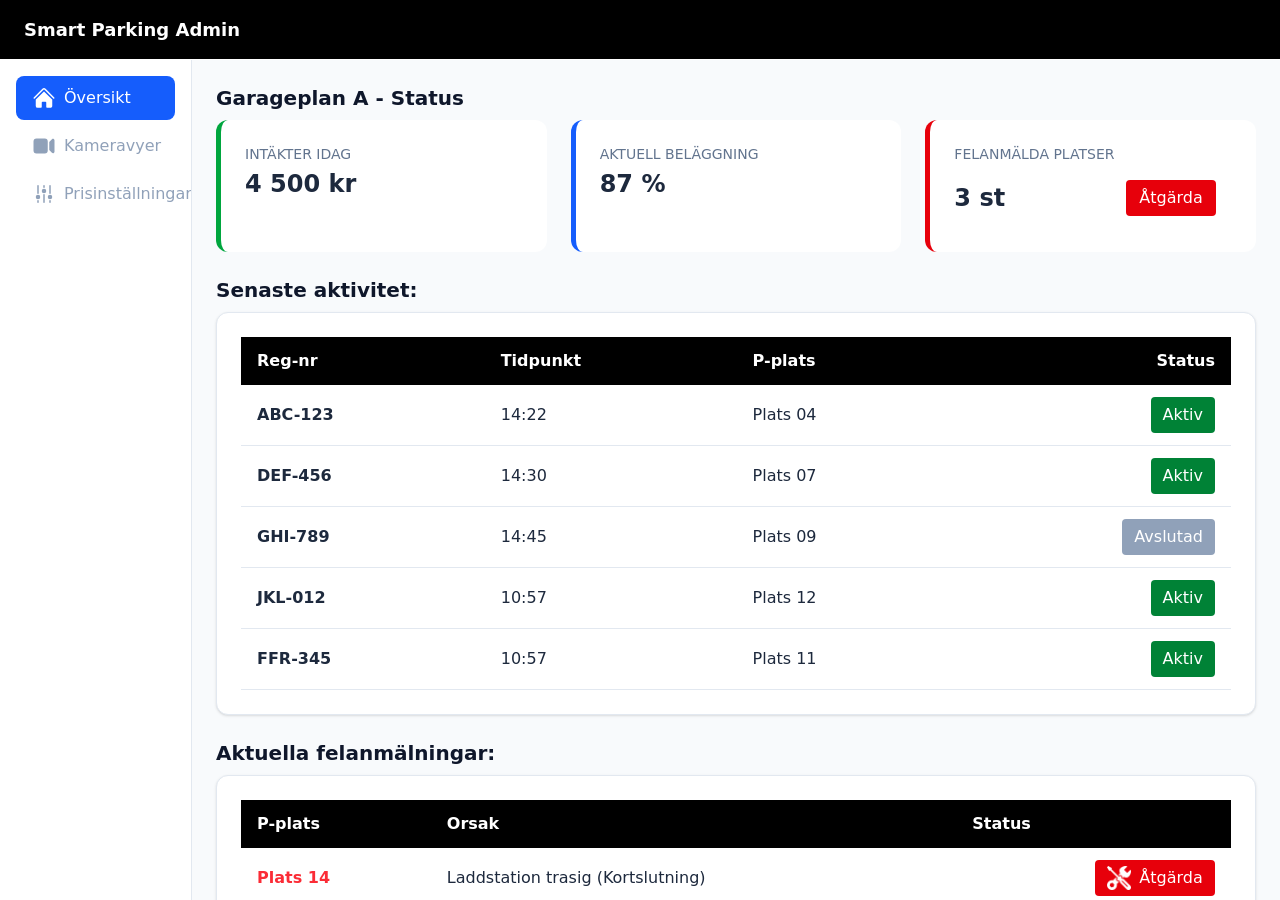
<file: Exercise20260709/MittTailwindProjekt/index.html>
<!DOCTYPE html>
<html lang="sv">
<head>
    <meta charset="UTF-8">
    <meta name="viewport" content="width=device-width, initial-scale=1.0">
    <title>Tailwind Utan Node</title>
    <link rel="icon" href="data:image/svg+xml,<svg xmlns=%22http://www.w3.org/2000/svg%22 viewBox=%220 0 100 100%22><text y=%22.9em%22 font-size=%2290%22>⚡</text></svg>">
    <link rel="stylesheet" href="src/output.css">
</head>
<body>
    <header class="h-[60px] bg-black flex items-center px-6 border-b border-white">
      <span class="text-lg font-bold text-white">
       Smart Parking Admin
      </span>
    </header>
<container class="flex flex-col lg:flex-row bg-slate-50 h-[calc(100vh-60px)] font-sans text-slate-800 overflow-hidden">

   <div class="w-full lg:w-48 h-auto lg:h-[calc(100vh-60px)] overflow-y-auto bg-white border-b lg:border-b-0 lg:border-r border-slate-200">

    <nav class="flex flex-row lg:flex-col p-4 space-x-2 lg:space-x-0 lg:space-y-1 overflow-x-auto lg:overflow-y-auto">
        <a href="#" class="flex items-center px-4 py-2.5 bg-blue-600 text-white rounded-lg font-medium transition-colors">
        <span class="sm:mr-2"><svg xmlns="http://www.w3.org/2000/svg" viewBox="0 0 24 24" fill="currentColor" class="size-6">
            <path d="M11.47 3.841a.75.75 0 0 1 1.06 0l8.69 8.69a.75.75 0 1 0 1.06-1.061l-8.689-8.69a2.25 2.25 0 0 0-3.182 0l-8.69 8.69a.75.75 0 1 0 1.061 1.06l8.69-8.689Z" />
            <path d="m12 5.432 8.159 8.159c.03.03.06.058.091.086v6.198c0 1.035-.84 1.875-1.875 1.875H15a.75.75 0 0 1-.75-.75v-4.5a.75.75 0 0 0-.75-.75h-3a.75.75 0 0 0-.75.75V21a.75.75 0 0 1-.75.75H5.625a1.875 1.875 0 0 1-1.875-1.875v-6.198a2.29 2.29 0 0 0 .091-.086L12 5.432Z" />
        </svg>
        </span><span class="hidden sm:inline">Översikt</span> 
        </a>
            <a href="#" class="flex items-center px-4 py-2.5 text-slate-400 hover:bg-slate-800 hover:text-white rounded-lg font-medium transition-colors">
                <span class="mr-2"><svg xmlns="http://www.w3.org/2000/svg" viewBox="0 0 24 24" fill="currentColor" class="size-6">
        <path d="M4.5 4.5a3 3 0 0 0-3 3v9a3 3 0 0 0 3 3h8.25a3 3 0 0 0 3-3v-9a3 3 0 0 0-3-3H4.5ZM19.94 18.75l-2.69-2.69V7.94l2.69-2.69c.944-.945 2.56-.276 2.56 1.06v11.38c0 1.336-1.616 2.005-2.56 1.06Z" />
        </svg>
        </span><span class="hidden sm:inline">Kameravyer</span>
            </a>
            <a href="#" class="flex items-center px-4 py-2.5 text-slate-400 hover:bg-slate-800 hover:text-white rounded-lg font-medium transition-colors">
                <span class="mr-2"><svg xmlns="http://www.w3.org/2000/svg" viewBox="0 0 24 24" fill="currentColor" class="size-6">
        <path d="M6 12a.75.75 0 0 1-.75-.75v-7.5a.75.75 0 1 1 1.5 0v7.5A.75.75 0 0 1 6 12ZM18 12a.75.75 0 0 1-.75-.75v-7.5a.75.75 0 0 1 1.5 0v7.5A.75.75 0 0 1 18 12ZM6.75 20.25v-1.5a.75.75 0 0 0-1.5 0v1.5a.75.75 0 0 0 1.5 0ZM18.75 18.75v1.5a.75.75 0 0 1-1.5 0v-1.5a.75.75 0 0 1 1.5 0ZM12.75 5.25v-1.5a.75.75 0 0 0-1.5 0v1.5a.75.75 0 0 0 1.5 0ZM12 21a.75.75 0 0 1-.75-.75v-7.5a.75.75 0 0 1 1.5 0v7.5A.75.75 0 0 1 12 21ZM3.75 15a2.25 2.25 0 1 0 4.5 0 2.25 2.25 0 0 0-4.5 0ZM12 11.25a2.25 2.25 0 1 1 0-4.5 2.25 2.25 0 0 1 0 4.5ZM15.75 15a2.25 2.25 0 1 0 4.5 0 2.25 2.25 0 0 0-4.5 0Z" />
        </svg>
        </span><span class="hidden sm:inline">Prisinställningar</span>
      </a>
    </nav>
    </div>

<!-- Main content -->
<div class="flex flex-col flex-1 overflow-y-auto"> 
    <main class="flex-1 bg-slate-50">
        <div class="w-full p-6">
            <h2 class="font-bold text-xl text-slate-900 mb-2">Garageplan A - Status</h2>

        <div class="grid grid-cols-1 md:grid-cols-3 gap-6 mb-6">
            <div class="bg-white p-6 rounded-xl border-l-5 border-green-600">
                <p class="text-sm font-medium text-slate-500">INTÄKTER IDAG</p>
                <p class="text-2xl font-bold mt-1">4 500 kr</p>
            </div>
            <div class="bg-white p-6 rounded-xl border-l-5 border-blue-600">
                <p class="text-sm font-medium text-slate-500">AKTUELL BELÄGGNING</p>
                <p class="text-2xl font-bold mt-1">87 %</p>
            </div>

            <div class="bg-white p-6 rounded-xl border-l-5 border-red-600">
                <p class="text-sm font-medium text-slate-500">FELANMÄLDA PLATSER</p>
                <div class="flex items-center justify-between mt-1">
                    <p class="text-2xl font-bold">3 st</p>
                <span class="px-4 py-3 flex justify-end">
                    <button class="bg-red-600 w-auto sm:w-[90px] text-white rounded px-3 py-1.5 font-medium hover:bg-red-700 flex items-center justify-center ">
                    <img class="w-6 sm:mr-2 sm:hidden" src="[data-uri]" alt="maintenance">
                    <span class="hidden sm:inline text-bold animate-pulse">Åtgärda</span>
                </button></span>
                </div>
            </div>
        </div>

      <h2 class="font-bold text-xl text-slate-900 mb-2">Senaste aktivitet:</h2>

      <div class="bg-white rounded-xl border border-slate-200 shadow-sm h-auto p-6 mb-6">
        <p class="text-slate-500 text-sm">
        <table class="w-full text-left border-collapse">
            <thead class="bg-black text-white">
            <tr>
                <th class="px-4 py-3 font-semibold">Reg-nr</th>
                <th class="px-4 py-3 font-semibold">Tidpunkt</th>
                <th class="px-4 py-3 font-semibold">P-plats</th>
                <th class="px-4 py-3 font-semibold flex justify-end">Status</th>
            </tr>
            </thead>
            
            <tbody>
            <tr class="border-b border-slate-200 hover:bg-slate-50">
                <td class="px-4 py-3"><strong>ABC-123</strong></td>
                <td class="px-4 py-3">14:22</td>
                <td class="px-4 py-3">Plats 04</td>
                <td class="px-4 py-3 flex justify-end"><button class="bg-green-700 w-[120px] text-white rounded px-3 py-1.5 font-medium hover:bg-green-700">Aktiv</button></td>
            </tr>
            <tr class="border-b border-slate-200 hover:bg-slate-50">
                <td class="px-4 py-3"><strong>DEF-456</strong></td>
                <td class="px-4 py-3">14:30</td>
                <td class="px-4 py-3">Plats 07</td>
                <td class="px-4 py-3 flex justify-end"><button class="bg-green-700 w-[120px] text-white rounded px-3 py-1.5 font-medium hover:bg-green-700">Aktiv</button></td>
            </tr>
            <tr class="border-b border-slate-200 hover:bg-slate-50">
                <td class="px-4 py-3"><strong>GHI-789</strong></td>
                <td class="px-4 py-3">14:45</td>
                <td class="px-4 py-3">Plats 09</td>
                <td class="px-4 py-3 flex justify-end"><button class="bg-slate-400 w-[120px] text-white rounded px-3 py-1.5 font-medium hover:bg-slate-600">Avslutad</button></td>
            </tr>
            <tr class="border-b border-slate-200 hover:bg-slate-50">
                <td class="px-4 py-3"><strong>JKL-012</strong></td>
                <td class="px-4 py-3">10:57</td>
                <td class="px-4 py-3">Plats 12</td>
                <td class="px-4 py-3 flex justify-end"><button class="bg-green-700 w-[120px] text-white rounded px-3 py-1.5 font-medium hover:bg-green-700">Aktiv</button></td>
            </tr>
            <tr class="border-b border-slate-200 hover:bg-slate-50">
                <td class="px-4 py-3"><strong>FFR-345</strong></td>
                <td class="px-4 py-3">10:57</td>
                <td class="px-4 py-3">Plats 11</td>
                <td class="px-4 py-3 flex justify-end"><button class="bg-green-700 w-[120px] text-white rounded px-3 py-1.5 font-medium hover:bg-green-700">Aktiv</button></td>
            </tr>
            </tbody>
        </table>
        </p>
        </div>
      <h2 class="font-bold text-xl text-slate-900 mb-2">Aktuella felanmälningar:</h2>

      <div class="bg-white rounded-xl border border-slate-200 shadow-sm h-auto p-6">
        <p class="text-slate-500 text-sm">
        <table class="w-full text-left border-collapse">
            <thead class="bg-black text-white">
            <tr>
                <th class="px-4 py-3 font-semibold">P-plats</th>
                <th class="px-4 py-3 font-semibold">Orsak</th>
                <th class="px-4 py-3 font-semibold">Status</th>
            </tr>
            </thead>
            <tbody>
            <tr class="border-b border-slate-200 hover:bg-slate-50">
                <td class="px-4 py-3 font-bold text-red-500">Plats 14</td>
                <td class="px-4 py-3">Laddstation trasig (Kortslutning)</td>
                 <td class="px-4 py-3 flex justify-end">
                    <button class="bg-red-600 w-auto sm:w-[120px] text-white rounded px-3 py-1.5 font-medium hover:bg-red-700 flex items-center justify-center">
                    <img class="w-6 sm:mr-2" src="[data-uri]" alt="maintenance">
                    <span class="hidden sm:inline">Åtgärda</span>
                </button></td>            </tr>
            <tr class="border-b border-slate-200 hover:bg-slate-50">
                <td class="px-4 py-3 font-bold text-red-500">Plats 05</td>
                <td class="px-4 py-3">Trasig belysning</td>
                 <td class="px-4 py-3 flex justify-end">
                    <button class="bg-red-600 w-auto sm:w-[120px] text-white rounded px-3 py-1.5 font-medium hover:bg-red-700 flex items-center justify-center">
                    <img class="w-6 sm:mr-2" src="[data-uri]" alt="maintenance">
                    <span class="hidden sm:inline">Åtgärda</span>
                </button></td>           </tr>
            <tr class="border-b border-slate-200 hover:bg-slate-50">
                <td class="px-4 py-3 font-bold text-red-500">Plats 12</td>
                <td class="px-4 py-3">Trasig belysning</td>
                <td class="px-4 py-3 flex justify-end">
                    <button class="bg-red-600 w-auto sm:w-[120px] text-white rounded px-3 py-1.5 font-medium hover:bg-red-700 flex items-center justify-center">
                    <img class="w-6 sm:mr-2" src="[data-uri]" alt="maintenance">
                    <span class="hidden sm:inline">Åtgärda</span>
                </button></td>
            </tr>
            </tbody>
        </table>
        </p>
      </div>
    </main>
    <footer>
        <div class="h-16 bg-black text-amber-50 flex items-center px-6 border-b border-white">
            &copy; 2026 SmartParking AB - Internkontroll
        </div>
    </footer>
    </div>
</container>
</body>
</html>
</file>
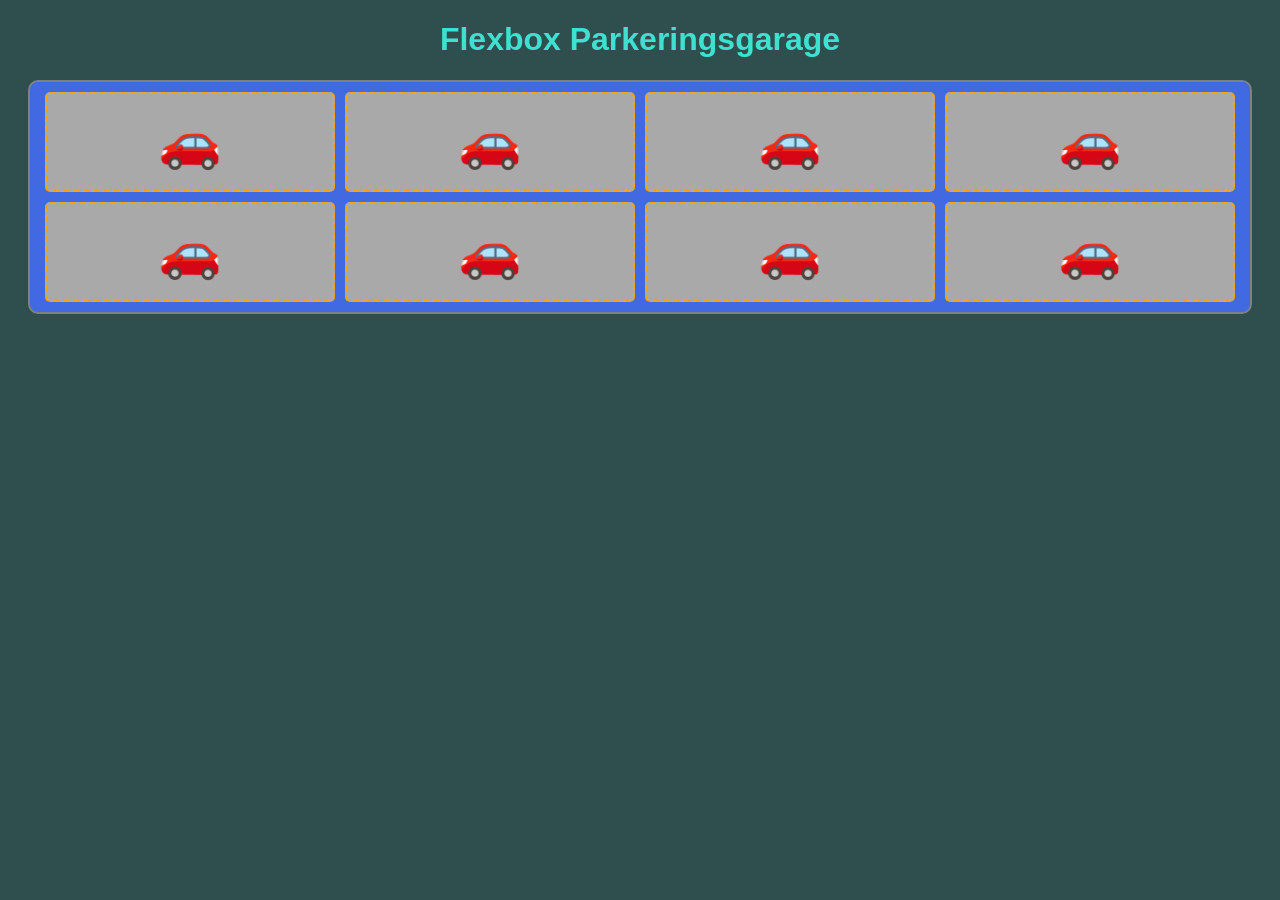
<file: Exercise20260706/övning1.html>
<!DOCTYPE html>
<html lang="sv">
<head>
    <meta charset="UTF-8">
    <title>Flexbox Garage</title>
    <link rel="stylesheet" href="garage-flex.css">
</head>
<body>

    <div class="garage-container">
        <h1>Flexbox Parkeringsgarage</h1>
        
        <div class="garage-floor">
            <div class="parking-spot"><span class="car red">🚗</span></div>
            <div class="parking-spot"><span class="car blue">🚗</span></div>
            <div class="parking-spot"><span class="car green">🚗</span></div>
            <div class="parking-spot"><span class="car yellow">🚗</span></div>
            <div class="parking-spot"><span class="car red">🚗</span></div>
            <div class="parking-spot"><span class="car blue">🚗</span></div>
            <div class="parking-spot"><span class="car green">🚗</span></div>
            <div class="parking-spot"><span class="car yellow">🚗</span></div>
        </div>
    </div>

</body>
</html>
</file>
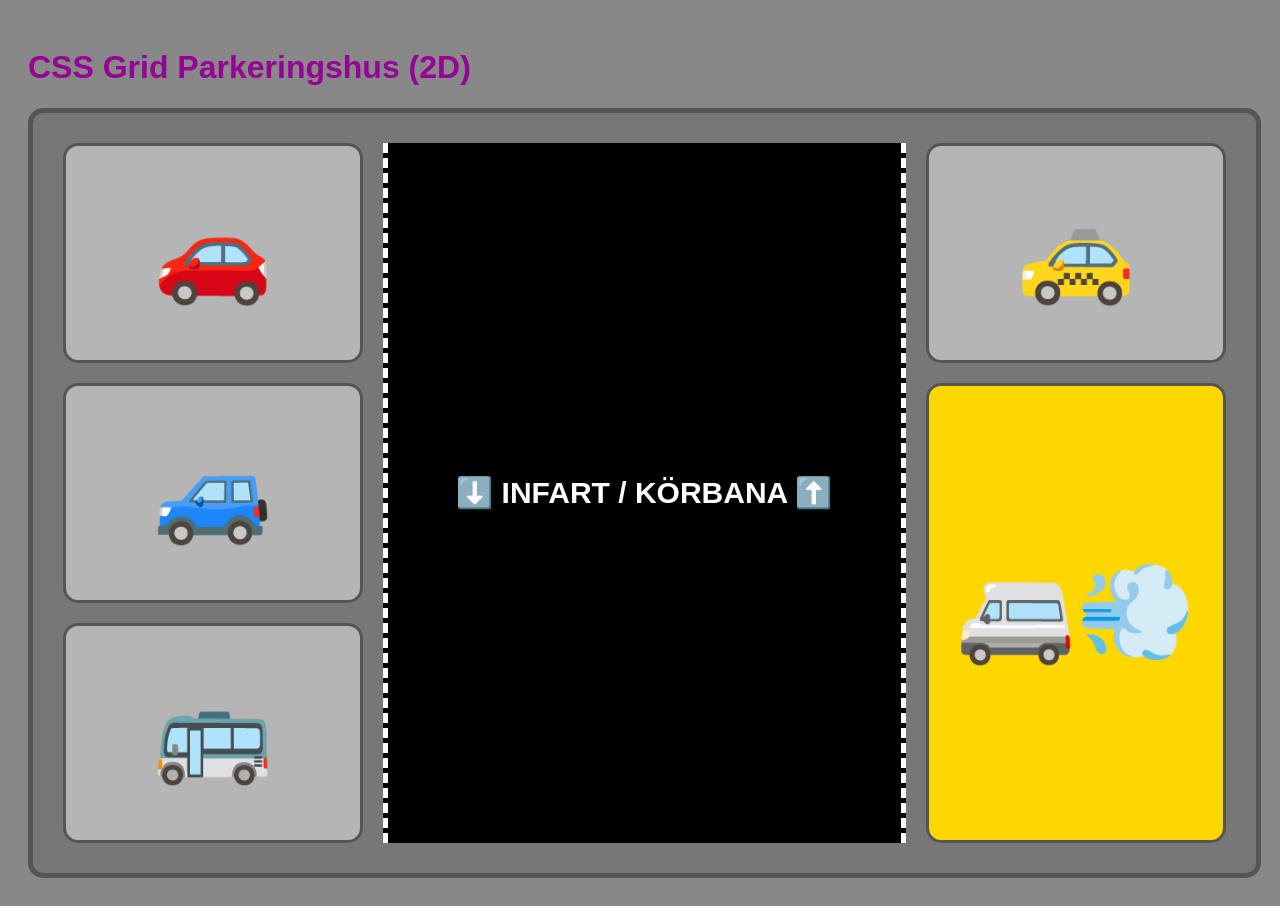
<file: Exercise20260706/övning2.html>
<!DOCTYPE html>
<html lang="sv">
<head>
    <meta charset="UTF-8">
    <title>CSS Grid Garage</title>
    <link rel="stylesheet" href="garage-grid.css">
</head>
<style>
    </style>
<body>

    <div class="garage-container">
        <h1>CSS Grid Parkeringshus (2D)</h1>
        
        <div class="grid-garage">
            <div class="roadway">⬇️ INFART / KÖRBANA ⬆️</div>

            <div class="parking-spot spot-1">🚗</div>
            <div class="parking-spot spot-2">🚕</div>
            <div class="parking-spot spot-3">🚙</div>
            <div class="parking-spot spot-4">🚌</div>
            <div class="parking-spot vip-limo">🚐💨</div> </div>
    </div>

</body>
</html>
</file>
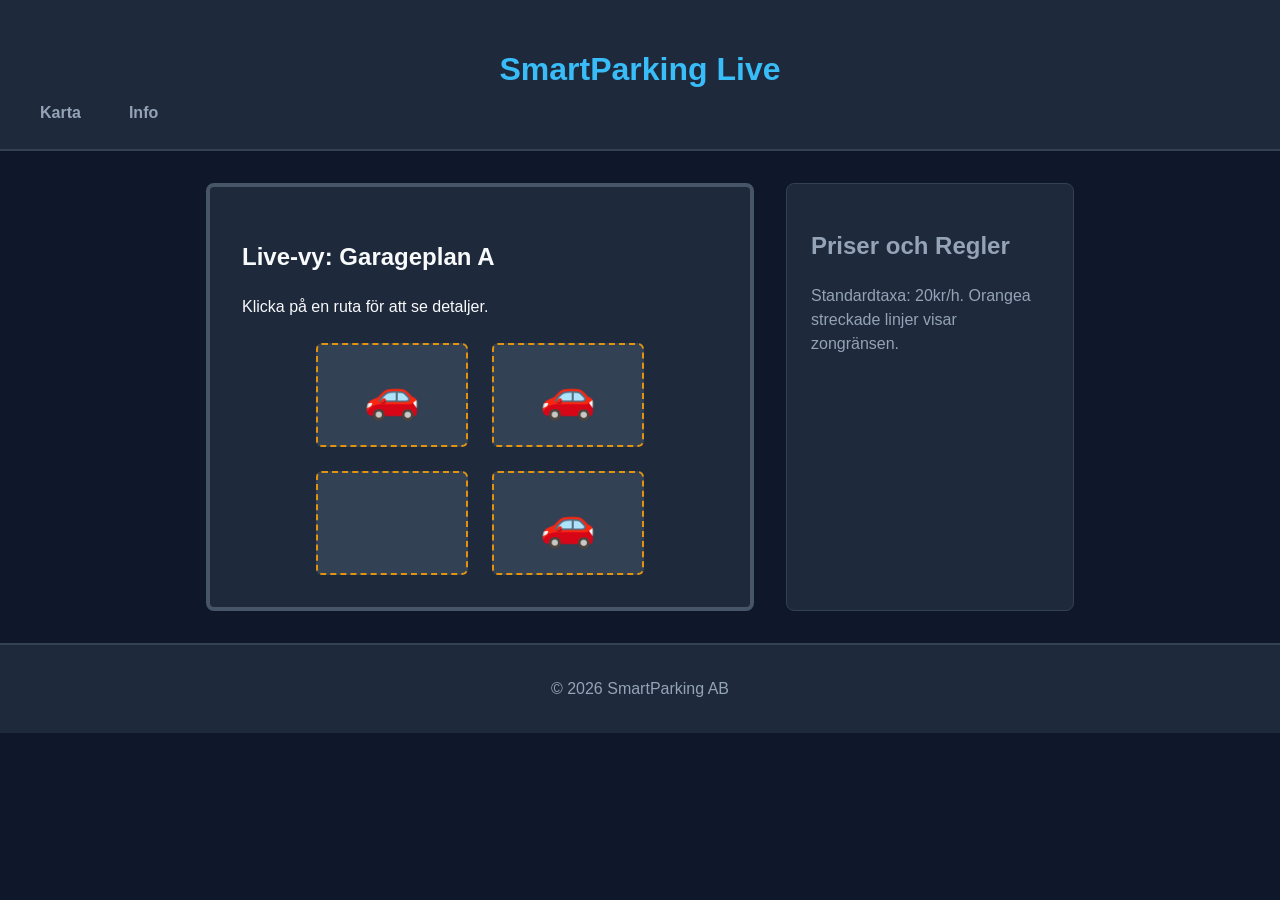
<file: Exercise20260707/övning3.html>
<!DOCTYPE html>
<html lang="sv">
<head>
    <meta charset="UTF-8">
    <link rel="stylesheet" href="övning3.css">

    <title>SmartParking Live | Live-karta och lediga platser</title>

    <meta name="description" content="Hitta lediga parkeringsplatser i realtid. Se vår digitala garagekarta med laddstationer och boka din plats direkt.">

</head>
<body>

    <header id="header-section">
        <h1 class="logo" aria-label="SmartParking Live">SmartParking Live</h1>
        <nav role="navigation" class="menu-links">
            <ul class="menu">
                <li><a aria-label="Meny: Karta" href="#karta">Karta</a></li>
                <li><a aria-label="Meny: Info" href="#info">Info</a></li>
            </ul>
        </nav>
    </header>

    <main id="content-area">
        <div tabindex="0" class="garage-container">
            <h2 aria-label="Live-vy: Garageplan A">Live-vy: Garageplan A</h2>
            <p>Klicka på en ruta för att se detaljer.</p>
            
            <div class="floor-layout">
                <button type="button" class="spot" aria-label="Parkering 1: Upptagen av fordon">🚗</button>
                <button type="button" class="spot" aria-label="Parkering 2: Upptagen av fordon">🚗</button>
                <button type="button" class="spot" aria-label="Parkering 3: Ledig plats"></button> 
                <button type="button" class="spot" aria-label="Parkering 4: Upptagen av fordon">🚗</button>
            </div>
        </div>

        <aside class="info-sidebar">
            <h2 tabindex="0" aria-label="Priser och regler">Priser och Regler</h2>
            <p role="article" tabindex="0" aria-label="Standardtaxa: 20kr/h. Orangea streckade linjer visar zongränsen.">Standardtaxa: 20kr/h. Orangea streckade linjer visar zongränsen.</p>
        </aside>
    </main>

    <footer>
        <p>© 2026 SmartParking AB</p>
    </footer>

</body>
</html>
</file>
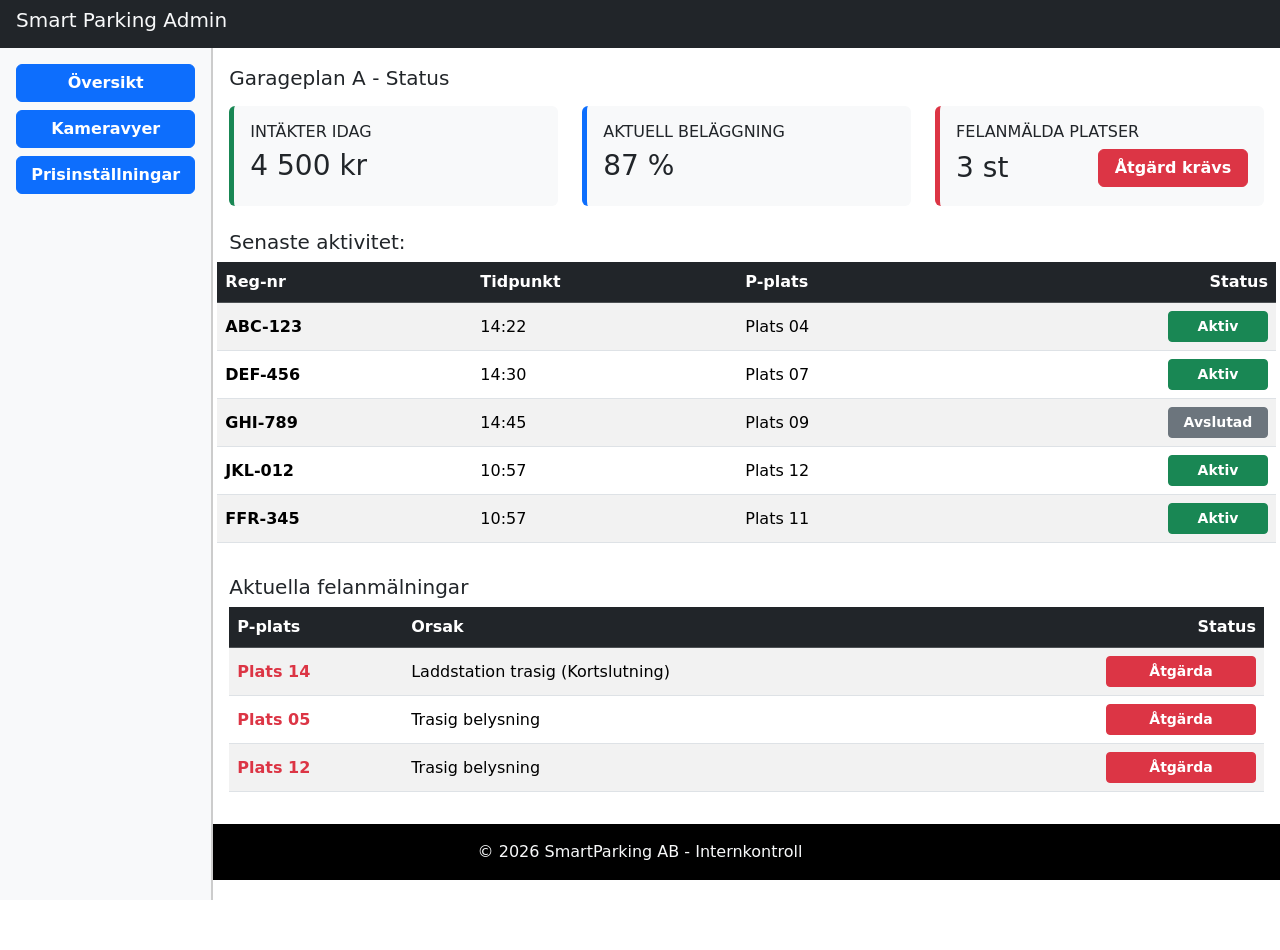
<file: Exercise20260708/DashBoardSmartParking.html>
<!DOCTYPE html>
<html lang="sv">
<head>
    <meta charset="UTF-8">
    <meta name="viewport" content="width=device-width, initial-scale=1.0">
    <title>Smart Parking Dashboard</title>
    <link href="https://cdn.jsdelivr.net/npm/bootstrap@5.3.3/dist/css/bootstrap.min.css" rel="stylesheet">
    <link href="https://cdn.jsdelivr.net/npm/bootstrap-icons@1.10.5/font/bootstrap-icons.css" rel="stylesheet">
        <style>
        .content-wrapper { 
            margin-left: 0; 
            margin-top: 120px; /* Liten marginal på mobil */
        }
        @media (min-width: 992px) {
            .content-wrapper { 
                margin-left: 16.666667%; 
                margin-top: 50px; /* Större marginal på LG-skärmar och uppåt */
            } 
        }
        @media (max-width: 575.98px) {
            .btn-action {
                width: 70px !important;
                padding-left: 0;
                padding-right: 0;
            }
        }
        tbody .btn-action {
            position: relative;
            z-index: 9999 !important;
        }
        .text-blink {
            animation: soft-blink 1.5s infinite;
        }
        @keyframes soft-blink {
            0% { opacity: 1; }
            50% { opacity: 0.2; }
            100% { opacity: 1; }
        }
        @media (min-width: 768px) {
            .col-lg-2 { border-right: 2px solid #ccc !important; border-bottom: none !important; }
        }
    </style>
</head>

<body>
    
    <div class="bg-dark text-light px-3 py-2 fixed-top">
        <h1 tabindex="0" class="h5">Smart Parking Admin</h1>
    </div>
    
    <div class="container-fluid vh-100 p-0">
    <!-- innehåll -->
<div class="fixed-top" style="top: 48px; bottom: 0; left: 0; right: 0; overflow-y: auto;">
    <div class="d-flex flex-column flex-lg-row g-0 content-row h-100">
        
        <div class="col-12 col-lg-2" style="border-bottom: 2px solid #ccc; border-right: none;">

            <nav role="navigation" tabindex="0" class="bg-light sidebar p-3 d-flex flex-row flex-lg-column gap-2" style="height: auto; min-height: 100%;">
            <a role="button" tabindex="0" class="btn btn-primary flex-fill flex-lg-grow-0 w-100">
                <i aria-hidden="true" class="bi bi-house d-sm-none fw-bold"></i>
                <span class="d-none d-sm-inline fw-bold">Översikt</span>
            </a>
            <a role="button" tabindex="0" class="btn btn-primary flex-fill flex-lg-grow-0 w-100">
                <i aria-hidden="true" class="bi bi-camera-video d-sm-none fw-bold"></i>
                <span class="d-none d-sm-inline fw-bold">Kameravyer</span>
            </a>
            <a role="button" tabindex="0" class="btn btn-primary flex-fill flex-lg-grow-0 w-100">
                <i aria-hidden="true" class="bi bi-currency-dollar d-sm-none fw-bold"></i>
                <span class="d-none d-sm-inline fw-bold">Prisinställningar</span>
            </a>
            </nav>
        </div>
    </div>
</div>

<div class="col-12 col-lg-10 end-0 content-wrapper">


    <main class="col content-area p-3 mt-5">
        <div tabindex="0" class="h5">Garageplan A - Status</div>
        <div class="row">
            <div class="col-12 col-lg-4">
                <div class="card border-0 border-start border-success border-5 p-3 my-2 h-60 bg-light " style="height: 100px;">
                    <h5 tabindex="0" role="heading" aria-level="2" class="h6">INTÄKTER IDAG</h5>
                    <p tabindex="0" role="text" class="h3">4 500 kr</p>
                </div>
            </div>
            <div class="col-12 col-lg-4">
                <div class="card border-0 border-start border-primary border-5 p-3 my-2 bg-light" style="height: 100px;">
                    <h5 tabindex="0" role="heading" aria-level="2" class="h6">AKTUELL BELÄGGNING</h5>
                    <p tabindex="0" role="text" class="h3">87 %</p>
                </div>
            </div>
            <div class="col-12 col-lg-4">
            <div class="card border-0 border-start border-danger border-5 p-3 my-2 bg-light" style="height: 100px;">
                <h5 tabindex="0" role="heading" aria-level="2" class="h6">FELANMÄLDA PLATSER</h5>
                <div class="d-flex align-items-center">
                    <p tabindex="0" role="text" class="h3 mb-0">3 st</p>
                    <button class="btn btn-danger ms-auto btn-action fw-bold" style="width:150px;">
                        <i aria-hidden="true" class="bi bi-tools d-sm-none fw-bold"></i>
                        <span class="d-none d-sm-inline fw-bold text-blink">Åtgärd krävs</span>
                    </button>
                </div>
            </div>
        </div>
        <p tabindex="0" class="pt-3 h5">Senaste aktivitet:</p>
        <table class="table table-striped table-hover align-middle">
            <thead class="table-dark">
            <tr>
                <th tabindex="0" scope="col">Reg-nr</th>
                <th tabindex="0" scope="col">Tidpunkt</th>
                <th tabindex="0" scope="col">P-plats</th>
                <th tabindex="0" scope="col" class="text-end">Status</th>
            </tr>
            </thead>
            
            <tbody>
            <tr>
                <td tabindex="0"><strong>ABC-123</strong></td>
                <td tabindex="0">14:22</td>
                <td tabindex="0">Plats 04</td>
                <td class="text-end"><button class="btn btn-sm btn-success fw-bold" style="width:100px;">Aktiv</button></td>
            </tr>
            <tr>
                <td tabindex="0"><strong>DEF-456</strong></td>
                <td tabindex="0">14:30</td>
                <td tabindex="0">Plats 07</td>
                <td class="text-end"><button class="btn btn-sm btn-success fw-bold" style="width:100px;">Aktiv</button></td>
            </tr>
            <tr>
                <td tabindex="0"><strong>GHI-789</strong></td>
                <td tabindex="0">14:45</td>
                <td tabindex="0">Plats 09</td>
                <td class="text-end"><button class="btn btn-sm btn-secondary fw-bold" style="width:100px;">Avslutad</button></td>
            </tr>
            <tr>
                <td tabindex="0"><strong>JKL-012</strong></td>
                <td tabindex="0">10:57</td>
                <td tabindex="0">Plats 12</td>
                <td class="text-end"><button class="btn btn-sm btn-success fw-bold" style="width:100px;">Aktiv</button></td>
            </tr>
            <tr>
                <td tabindex="0"><strong>FFR-345</strong></td>
                <td tabindex="0">10:57</td>
                <td tabindex="0">Plats 11</td>
                <td class="text-end"><button class="btn btn-sm btn-success fw-bold" style="width:100px;">Aktiv</button></td>
            </tr>
            </tbody>
        </table>
        <p tabindex="0" class="pt-3 h5">Aktuella felanmälningar</p>
            <div class="table-responsive">
                <table class="table table-striped table-hover align-middle">
                <thead class="table-dark">
                    <tr>
                    <th tabindex="0" scope="col">P-plats</th>
                    <th tabindex="0" scope="col">Orsak</th>
                    <th tabindex="0" scope="col" class="text-end">Status</th>
                    </tr>
                </thead>
            <tbody>
                <tr>
                    <td tabindex="0" class="text-danger fw-bold">Plats 14</td>
                    <td tabindex="0">Laddstation trasig (Kortslutning)</td>
                    <td class="text-end">
                        <button class="btn btn-sm btn-danger btn-action fw-bold" style="width:150px;" 
                                data-bs-toggle="modal" 
                                data-bs-target="#atgardaModal" 
                                data-bs-plats="Plats 14" 
                                data-bs-fel="Laddstation trasig (Kortslutning)">    
                            <i class="bi bi-tools d-sm-none fw-bold"></i>
                            <span class="d-none d-sm-inline">Åtgärda</span>
                        </button>
                    </td>
                </tr>
                <tr>
                    <td tabindex="0" class="text-danger fw-bold">Plats 05</td>
                    <td tabindex="0">Trasig belysning</td>
                    <td class="text-end">
                        <button class="btn btn-sm btn-danger btn-action fw-bold" style="width:150px;" 
                                data-bs-toggle="modal" 
                                data-bs-target="#atgardaModal" 
                                data-bs-plats="Plats 05" 
                                data-bs-fel="Trasig belysning)">    
                            <i class="bi bi-tools d-sm-none fw-bold"></i>
                            <span class="d-none d-sm-inline">Åtgärda</span>
                        </button>
                    </td>
                </tr>
                <tr>
                    <td tabindex="0" class="text-danger fw-bold">Plats 12</td>
                    <td tabindex="0">Trasig belysning</td>
                    <td class="text-end">
                        <button class="btn btn-sm btn-danger btn-action fw-bold" style="width:150px;" 
                                data-bs-toggle="modal" 
                                data-bs-target="#atgardaModal" 
                                data-bs-plats="Plats 12" 
                                data-bs-fel="Trasig belysning">    
                            <i class="bi bi-tools d-sm-none fw-bold"></i>
                            <span class="d-none d-sm-inline">Åtgärda</span>
                        </button>
                    </td>
                </tr>
            </tbody>
            </table>
        </main>
    </div>

<div class="modal fade" id="atgardaModal" tabindex="-1" aria-labelledby="atgardaModalLabel" aria-hidden="true">
  <div class="modal-dialog">
    <div class="modal-content">
      <div class="modal-header">
        <h5 class="modal-title" id="atgardaModalLabel">Hantera felanmälan</h5>
        <button type="button" class="btn-close" data-bs-dismiss="modal" aria-label="Stäng"></button>
      </div>
      <div class="modal-body">
        <p>Du håller på att åtgärda fel för: <strong id="modalPlatsText"></strong></p>
        <p><strong>Felbeskrivning:</strong> <span id="modalFelText"></span></p>
        
        <div class="mb-3">
          <label for="atgardaKommentar" class="form-label">Åtgärdsnotering</label>
          <textarea class="form-control" id="atgardaKommentar" rows="3" placeholder="Skriv vad som har gjorts..."></textarea>
        </div>
      </div>
      <div class="modal-footer">
        <button type="button" class="btn btn-secondary" data-bs-dismiss="modal">Avbryt</button>
        <button type="button" class="btn btn-success" id="btnSparaAtgard">Spara och slutför</button>
      </div>
    </div>
  </div>
</div>
<script src="https://cdn.jsdelivr.net/npm/bootstrap@5.3.3/dist/js/bootstrap.bundle.min.js"></script>
    <script src="script.js"></script>
</body>
<footer class="text-center py-3 bg-black text-light">
    &copy; 2026 SmartParking AB - Internkontroll
</footer>
</html>
</file>
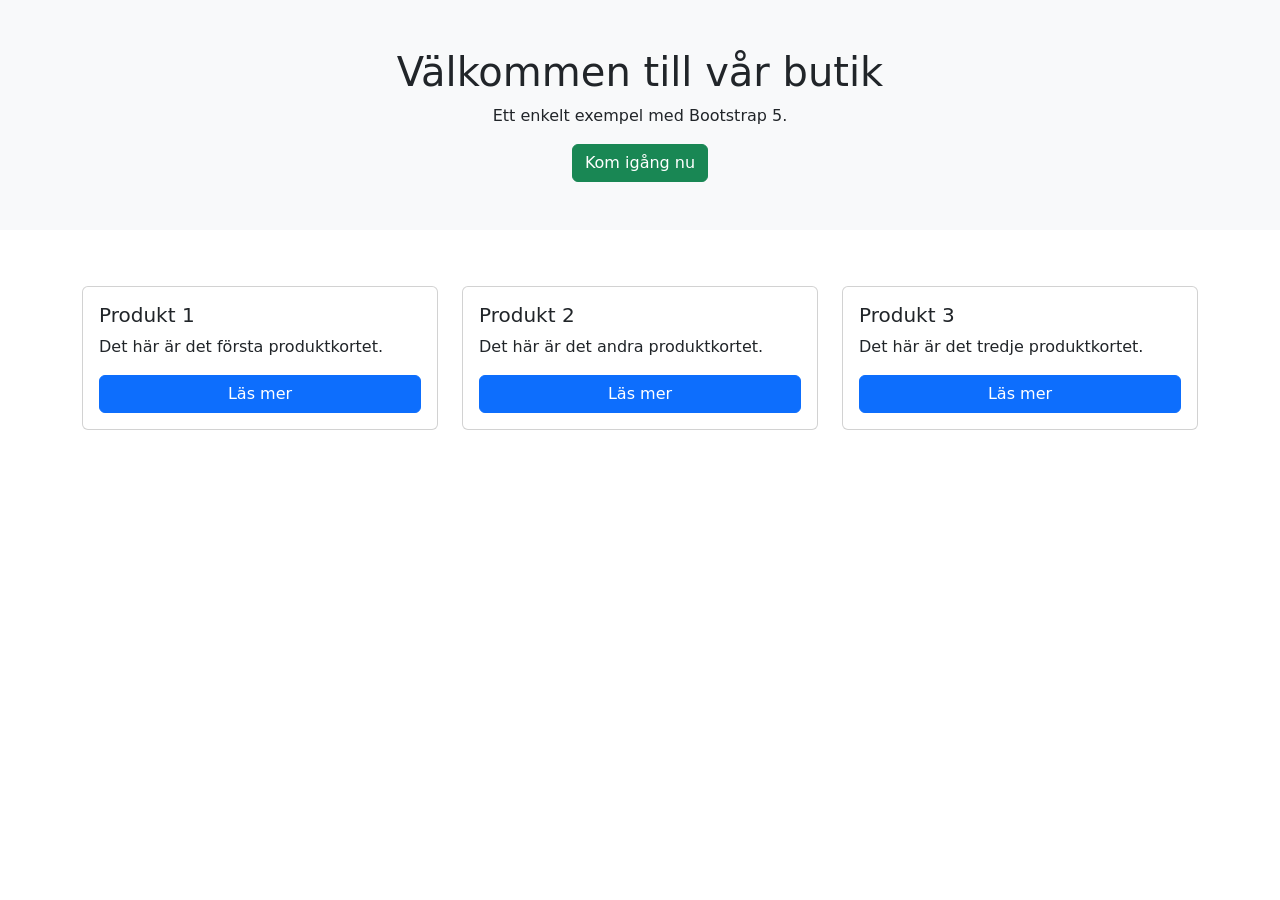
<file: Exercise20260708/ExempelBootstrap.html>
<!--Emmet abbreviation: html:5 är ett hjälpmedel som genererar en grundläggande HTML5-struktur.-->
<!--Info om Emmet: https://emmet.io/-->
<!DOCTYPE html>
<html lang="sv">
<head>
    <meta charset="UTF-8">
    <meta name="viewport" content="width=device-width, initial-scale=1.0">
    <title>Enkel Bootstrap-övning</title>
    <link href="https://cdn.jsdelivr.net/npm/bootstrap@5.3.3/dist/css/bootstrap.min.css" rel="stylesheet">
</head>
<body>
    <!-- 
    bg-light är en Bootstrap-klass som ger en ljus bakgrundsfärg till body-elementet.
    text-center är en Bootstrap-klass som centrerar texten horisontellt.
    py-5 är en Bootstrap-klass som ger padding på y-axeln (top och bottom) med värdet 5 (vilket motsvarar 3rem). 
    -->
    <div class="bg-light text-center py-5">
        <h1>Välkommen till vår butik</h1>
        <p>Ett enkelt exempel med Bootstrap 5.</p>
        <button class="btn btn-success">Kom igång nu</button>
    </div>
    <!-- 
    container betyder att innehållet centreras och får en maxbredd beroende på skärmstorlek.
    my-5 betyder margin på y-axeln (top och bottom) med värdet 5 (vilket motsvarar 3rem). 
    -->
    <div class="container my-5">
        <!-- row är en flexbox-container som används för att skapa rader i Bootstrap. -->
        <div class="row">
            <!-- 
            col-12 betyder att kolumnen tar upp hela bredden på skärmen (12 av 12 kolumner).
            col-md-4 betyder att kolumnen tar upp 4 av 12 kolumner på medium och större skärmar.
            På mindre skärmar tar den upp hela bredden (12 av 12). 
            -->
            <div class="col-12 col-md-4">
                <!-- 
                card betyder att innehållet är inneslutet i ett kort med padding och en skugga.
                p-3 betyder padding på alla sidor med värdet 3 (vilket motsvarar 1rem).
                my-2 betyder margin på y-axeln (top och bottom) med värdet 2 (vilket motsvarar 0.5rem). 
                -->
                <div class="card p-3 my-2">
                    <h5>Produkt 1</h5>
                    <p>Det här är det första produktkortet.</p>
                    <!-- 
                    btn är en Bootstrap-klass som gör att länken ser ut som en knapp.
                    btn-primary betyder att knappen får en blå bakgrundsfärg och vit text.
                    -->
                    <a href="#" class="btn btn-primary">Läs mer</a>
                </div>
            </div>

            <div class="col-12 col-md-4">
                <div class="card p-3 my-2">
                    <h5>Produkt 2</h5>
                    <p>Det här är det andra produktkortet.</p>
                    <a href="#" class="btn btn-primary">Läs mer</a>
                </div>
            </div>

            <div class="col-12 col-md-4">
                <div class="card p-3 my-2">
                    <h5>Produkt 3</h5>
                    <p>Det här är det tredje produktkortet.</p>
                    <a href="#" class="btn btn-primary">Läs mer</a>
                </div>
            </div>

        </div>
    </div>

</body>
</html>
</file>
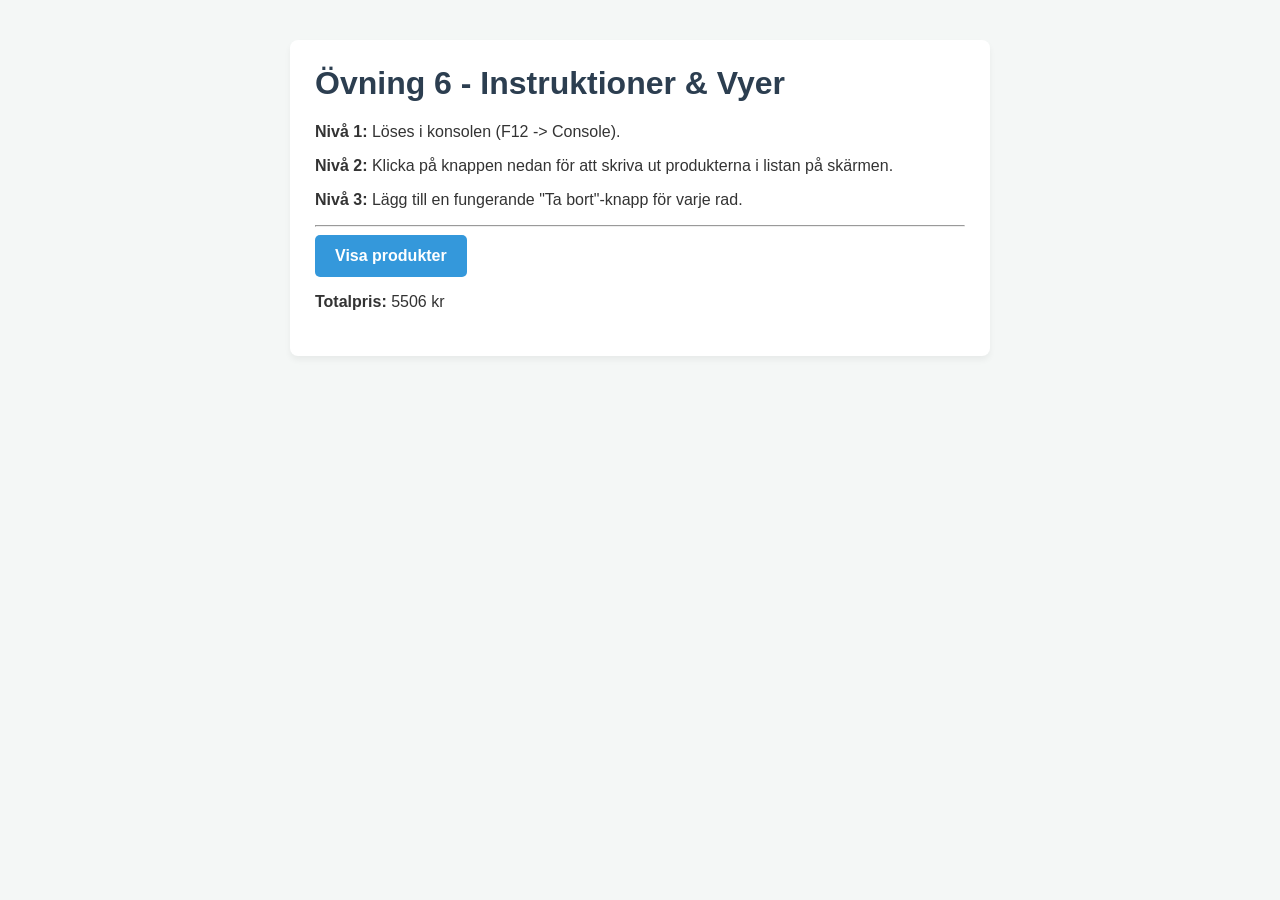
<file: Exercise20260713/Övning6.html>
<!DOCTYPE html>
<html lang="sv">
<head>
    <meta charset="UTF-8">
    <meta name="viewport" content="width=device-width, initial-scale=1.0">
    <title>Hela Uppgiften: Övning 6 - Kundvagnen</title>
    <style>
        body {
            font-family: Arial, sans-serif;
            padding: 40px;
            background-color: #f4f7f6;
            color: #333;
            max-width: 700px;
            margin: 0 auto;
        }
        .info-box {
            background-color: #fff;
            padding: 25px;
            border-radius: 8px;
            box-shadow: 0 4px 6px rgba(0,0,0,0.05);
            margin-bottom: 30px;
        }
        h1 { color: #2c3e50; margin-top: 0; }
        h2 { color: #34495e; border-bottom: 2px solid #eee; padding-bottom: 5px; }
        code { background-color: #eee; padding: 2px 6px; border-radius: 4px; font-family: monospace; }
        
        /* Styling för Nivå 2 & 3 när de skapar element */
        #btn-visa {
            padding: 12px 20px;
            font-size: 16px;
            background-color: #3498db;
            color: white;
            border: none;
            border-radius: 5px;
            cursor: pointer;
            font-weight: bold;
        }
        #btn-visa:hover { background-color: #2980b9; }
        
        #produkt-lista {
            list-style-type: none;
            padding: 0;
            margin-top: 20px;
        }
        #produkt-lista li {
            background-color: #fff;
            padding: 10px;
            margin: 8px;
            border-radius: 4px;
            box-shadow: 0 2px 4px rgba(0,0,0,0.2);
            display: flex;
            justify-content: space-between;
            align-items: center;
            padding: 8px 0;
            border-bottom: 1px solid #eee;  /* Valfri linje mellan produkterna */
        }
        .produkt-namn {
            padding-left: 15px;
            margin-right: auto;
        }

        .produkt-pris {
            padding-right: 15px;
        }
        
        .pris-och-knapp {
            display: flex;
            align-items: center;
            gap: 15px;                      /* Bestämmer exakt hur nära priset ska sitta knappen (15 pixlar här) */
        }
        .btn-ta-bort {
            background-color: #e74c3c;
            color: white;
            border: none;
            padding: 6px 12px;
            margin-left: 20px;
            margin-right: 20px;
            border-radius: 4px;
            cursor: pointer;
        }
        .btn-ta-bort:hover { background-color: #c0392b; }
    </style>
</head>
<body>

    <div class="info-box">
        <h1>Övning 6 - Instruktioner & Vyer</h1>
        <p><strong>Nivå 1:</strong> Löses i konsolen (F12 -> Console).</p>
        <p><strong>Nivå 2:</strong> Klicka på knappen nedan för att skriva ut produkterna i listan på skärmen.</p>
        <p><strong>Nivå 3:</strong> Lägg till en fungerande "Ta bort"-knapp för varje rad.</p>
        <hr>
        <button id="btn-visa">Visa produkter</button><p></p>
        <p><strong>Totalpris:</strong> <span id="total-pris"></span> kr</p>
        <ul id="produkt-lista"></ul>
    </div>

    <script>
        // --- STARTDATA ---
        const produkter = [
            { id: 1, namn: "Kodnings-kaffemugg", pris: 149, kategori: "Merch" },
            { id: 2, namn: "Mekaniskt Tangentbord", pris: 1299, kategori: "Hårdvara" },
            { id: 3, namn: "Ergonomisk Mus", pris: 799, kategori: "Hårdvara" },
            { id: 4, namn: "Klistermärke 'JS is King'", pris: 29, kategori: "Merch" },
            { id: 5, namn: "Skärmrengöring", pris: 89, kategori: "Tillbehör" },
            { id: 6, namn: "4K Webbkamera", pris: 1495, kategori: "Hårdvara" },
            { id: 7, namn: "Stilren Musmatta (Stor)", pris: 249, kategori: "Tillbehör" },
            { id: 8, namn: "Programmerar-hoodie", pris: 599, kategori: "Merch" },
            { id: 9, namn: "USB-C Hub (6-i-1)", pris: 449, kategori: "Hårdvara" },
            { id: 10, namn: "Blåljusglasögon", pris: 349, kategori: "Tillbehör" }
        ];

        // ==========================================================================
        // KOD FÖR NIVÅ 1 (Skriv ut i konsolen)
        // ==========================================================================
        // 1. .filter() för Hårdvara:
        // Nivå 1: Grundläggande JS & Array-metoder
        // 2. .map() för VERSALER:
        console.log("Produkter:", produkter.map(p => ({ ...p, namn: p.namn.toUpperCase() })));
        const hardvara = produkter.filter(p => p.kategori === "Hårdvara");
        console.log("Hårdvara:", hardvara.map(p => ({ ...p, namn: p.namn.toUpperCase() })));

        
        // ==========================================================================
        // KOD FÖR NIVÅ 2 (DOM-manipulation via knappen #btn-visa)
        // ==========================================================================
        // Tips: Hämta knappen och listan med document.querySelector().
        // Lägg till en addEventListener('click', () => { ... }) på knappen.
        // Loopa arrayen och använd document.createElement('li') för att bygga listan.
        // Nivå 2: DOM-manipulation & Händelser
        const knapp = document.querySelector('#btn-visa');
        const lista = document.querySelector('#produkt-lista');
        knapp.addEventListener('click', () => {
            lista.innerHTML = ""; 
            produkter
            .map(p => `<span class="produkt-namn">${p.namn}</span><span class="produkt-pris">${p.pris} kr</span><button class="btn-ta-bort" id="ta-bort-${p.id}">Ta bort</button>`)
            .forEach(htmlInnehall => lista.innerHTML += `<li>${htmlInnehall}</li>`);
        });
        
        // ==========================================================================
        // KOD FÖR NIVÅ 3 (Ta bort element med e.target)
        // ==========================================================================
        // Tips: När du skapar ditt <li>-element i Nivå 2, skapa samtidigt en knapp:
        // const taBortKnapp = document.createElement('button');
        // Ge den klassen taBortKnapp.classList.add('btn-ta-bort') för stilens skull.
        // Lägg till addEventListener('click', (e) => { ... }) på den och använd e.target.
        // Nivå 3: Full interaktivitet & e.target
        lista.addEventListener('click', (e) => {
            if(e.target.classList.contains('btn-ta-bort')) {
            const id = e.target.id.split('-')[2]; // Hämta id från knappens id-attribut
            console.log(`Ta bort-knappen klickad för produkt med id: ${id}`);
            
            const index = produkter.findIndex(p => p.id == id); // Hitta index i arrayen
            
            if (index !== -1) {
                produkter.splice(index, 1); // Ta bort produkten från arrayen
                e.target.parentElement.remove(); // Ta bort <li> från DOM
                    console.log(`Produkten med id ${id} har tagits bort.`);
                }
            }
            console.log("Totalpris:", produkter.reduce((summa, p) => summa + p.pris, 0));
            document.querySelector('#total-pris').textContent = produkter.reduce((summa, produkt) => summa + produkt.pris, 0);
        });
        
        // 3. .reduce() för totalsumman:
        document.querySelector('#total-pris').textContent = produkter.reduce((summa, produkt) => summa + produkt.pris, 0);
        console.log("Totalpris:", produkter.reduce((summa, p) => summa + p.pris, 0));        
    </script>
</body>
</html>
</file>
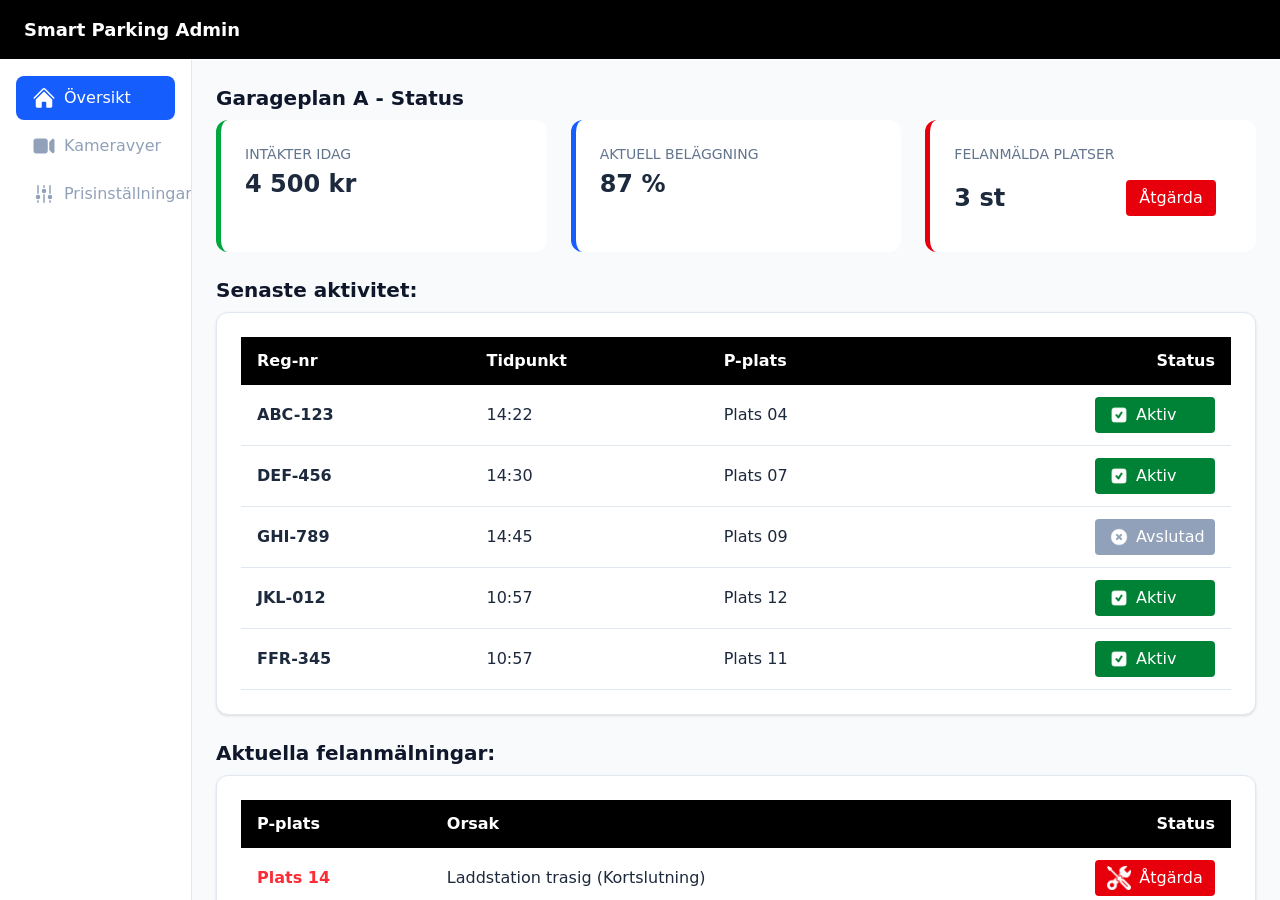
<file: Exercise20260709/MittTailwindProjekt/TailWindSmartGarage.html>
<!DOCTYPE html>
<html lang="sv">
<head>
    <meta charset="UTF-8">
    <meta name="viewport" content="width=device-width, initial-scale=1.0">
    <title>Tailwind Utan Node</title>
    <link rel="icon" href="data:image/svg+xml,<svg xmlns=%22http://www.w3.org/2000/svg%22 viewBox=%220 0 100 100%22><text y=%22.9em%22 font-size=%2290%22>⚡</text></svg>">
    <link rel="stylesheet" href="src/output.css">
</head>
<body>
    <header class="h-[60px] bg-black flex items-center px-6 border-b border-white">
      <span class="text-lg font-bold text-white">
       Smart Parking Admin
      </span>
    </header>
<container class="flex flex-col lg:flex-row bg-slate-50 h-[calc(100vh-60px)] font-sans text-slate-800 overflow-hidden">

   <div class="w-full lg:w-48 h-auto lg:h-[calc(100vh-60px)] overflow-y-auto bg-white border-b lg:border-b-0 lg:border-r border-slate-200">

    <nav class="flex flex-row lg:flex-col p-4 space-x-2 lg:space-x-0 lg:space-y-1 overflow-x-auto lg:overflow-y-auto">
        <a href="#" class="flex items-center px-4 py-2.5 bg-blue-600 text-white rounded-lg font-medium transition-colors">
        <span class="sm:mr-2"><svg xmlns="http://www.w3.org/2000/svg" viewBox="0 0 24 24" fill="currentColor" class="size-6">
            <path d="M11.47 3.841a.75.75 0 0 1 1.06 0l8.69 8.69a.75.75 0 1 0 1.06-1.061l-8.689-8.69a2.25 2.25 0 0 0-3.182 0l-8.69 8.69a.75.75 0 1 0 1.061 1.06l8.69-8.689Z" />
            <path d="m12 5.432 8.159 8.159c.03.03.06.058.091.086v6.198c0 1.035-.84 1.875-1.875 1.875H15a.75.75 0 0 1-.75-.75v-4.5a.75.75 0 0 0-.75-.75h-3a.75.75 0 0 0-.75.75V21a.75.75 0 0 1-.75.75H5.625a1.875 1.875 0 0 1-1.875-1.875v-6.198a2.29 2.29 0 0 0 .091-.086L12 5.432Z" />
        </svg>
        </span><span class="hidden sm:inline">Översikt</span> 
        </a>
            <a href="#" class="flex items-center px-4 py-2.5 text-slate-400 hover:bg-slate-800 hover:text-white rounded-lg font-medium transition-colors">
                <span class="mr-2"><svg xmlns="http://www.w3.org/2000/svg" viewBox="0 0 24 24" fill="currentColor" class="size-6">
        <path d="M4.5 4.5a3 3 0 0 0-3 3v9a3 3 0 0 0 3 3h8.25a3 3 0 0 0 3-3v-9a3 3 0 0 0-3-3H4.5ZM19.94 18.75l-2.69-2.69V7.94l2.69-2.69c.944-.945 2.56-.276 2.56 1.06v11.38c0 1.336-1.616 2.005-2.56 1.06Z" />
        </svg>
        </span><span class="hidden sm:inline">Kameravyer</span>
            </a>
            <a href="#" class="flex items-center px-4 py-2.5 text-slate-400 hover:bg-slate-800 hover:text-white rounded-lg font-medium transition-colors">
                <span class="mr-2"><svg xmlns="http://www.w3.org/2000/svg" viewBox="0 0 24 24" fill="currentColor" class="size-6">
        <path d="M6 12a.75.75 0 0 1-.75-.75v-7.5a.75.75 0 1 1 1.5 0v7.5A.75.75 0 0 1 6 12ZM18 12a.75.75 0 0 1-.75-.75v-7.5a.75.75 0 0 1 1.5 0v7.5A.75.75 0 0 1 18 12ZM6.75 20.25v-1.5a.75.75 0 0 0-1.5 0v1.5a.75.75 0 0 0 1.5 0ZM18.75 18.75v1.5a.75.75 0 0 1-1.5 0v-1.5a.75.75 0 0 1 1.5 0ZM12.75 5.25v-1.5a.75.75 0 0 0-1.5 0v1.5a.75.75 0 0 0 1.5 0ZM12 21a.75.75 0 0 1-.75-.75v-7.5a.75.75 0 0 1 1.5 0v7.5A.75.75 0 0 1 12 21ZM3.75 15a2.25 2.25 0 1 0 4.5 0 2.25 2.25 0 0 0-4.5 0ZM12 11.25a2.25 2.25 0 1 1 0-4.5 2.25 2.25 0 0 1 0 4.5ZM15.75 15a2.25 2.25 0 1 0 4.5 0 2.25 2.25 0 0 0-4.5 0Z" />
        </svg>
        </span><span class="hidden sm:inline">Prisinställningar</span>
      </a>
    </nav>
</div>

<!-- Main content -->
<div class="flex flex-col flex-1 overflow-y-auto"> 
    <main class="flex-1 bg-slate-50">
        <div class="w-full p-6">
            <h2 tabindex="0" class="font-bold text-xl text-slate-900 mb-2">Garageplan A - Status</h2>

        <div class="grid grid-cols-1 md:grid-cols-3 gap-6 mb-6">
            <div class="bg-white p-6 rounded-xl border-l-5 border-green-600">
                <p  tabindex="0" class="text-sm font-medium text-slate-500">INTÄKTER IDAG</p>
                <p  tabindex="0" class="text-2xl font-bold mt-1">4 500 kr</p>
            </div>
            <div class="bg-white p-6 rounded-xl border-l-5 border-blue-600">
                <p  tabindex="0" class="text-sm font-medium text-slate-500">AKTUELL BELÄGGNING</p>
                <p  tabindex="0" class="text-2xl font-bold mt-1">87 %</p>
            </div>
            <div class="bg-white p-6 rounded-xl border-l-5 border-red-600">
                <p  tabindex="0" class="text-sm font-medium text-slate-500">FELANMÄLDA PLATSER</p>
                <div class="flex items-center justify-between mt-1">
                    <p  tabindex="0" class="text-2xl font-bold">3 st</p>
                <span class="px-4 py-3 flex justify-end">
                    <button  tabindex="1" class="bg-red-600 w-auto sm:w-[90px] text-white rounded px-3 py-1.5 font-medium hover:bg-red-700 flex items-center justify-center ">
                    <img class="w-6 sm:mr-2 sm:hidden" src="[data-uri]" alt="maintenance">
                    <span class="hidden sm:inline text-bold animate-pulse">Åtgärda</span>
                </button></span>
                </div>
            </div>
        </div>

      <h2 class="font-bold text-xl text-slate-900 mb-2">Senaste aktivitet:</h2>

      <div class="bg-white rounded-xl border border-slate-200 shadow-sm h-auto p-6 mb-6">
        <p class="text-slate-500 text-sm">
        <table class="w-full text-left border-collapse">
            <thead class="bg-black text-white">
            <tr>
                <th  tabindex="0" class="px-4 py-3 font-semibold">Reg-nr</th>
                <th  tabindex="0" class="px-4 py-3 font-semibold wrap-anywhere">Tidpunkt</th>
                <th  tabindex="0" class="px-4 py-3 font-semibold">P-plats</th>
                <th  tabindex="0" class="px-4 py-3 font-semibold flex justify-end">Status</th>
            </tr>
            </thead>
            
            <tbody>
            <tr class="border-b border-slate-200 hover:bg-slate-50">
                <td  tabindex="0" class="px-4 py-3"><strong>ABC-123</strong></td>
                <td  class="px-4 py-3">14:22</td>
                <td  class="px-4 py-3">Plats 04</td>
                <td   tabindex="1" class="px-4 py-3 flex justify-end"><button class="flex items-center bg-green-700 w-[50px] sm:w-[120px] text-white rounded px-3 py-1.5 font-medium hover:bg-green-800">
                <img  tabindex="1" class="h-6" src="[data-uri]" alt="checked-checkbox">
                <span  tabindex="0" class="invisible sm:visible">&nbsp;Aktiv</span></button></td>
            </tr>
            <tr class="border-b border-slate-200 hover:bg-slate-50">
                <td  tabindex="0" class="px-4 py-3"><strong>DEF-456</strong></td>
                <td  class="px-4 py-3">14:30</td>
                <td  class="px-4 py-3">Plats 07</td>
                <td  class="px-4 py-3 flex justify-end"><button class="flex items-center bg-green-700 w-[50px] sm:w-[120px] text-white rounded px-3 py-1.5 font-medium hover:bg-green-800">
                <img class="h-6" src="[data-uri]" alt="checked-checkbox">
                <span  tabindex="0" class="invisible sm:visible">&nbsp;Aktiv</span></button></td></tr>
            <tr class="border-b border-slate-200 hover:bg-slate-50">
                <td  tabindex="0" class="px-4 py-3"><strong>GHI-789</strong></td>
                <td   class="px-4 py-3">14:45</td>
                <td  class="px-4 py-3">Plats 09</td>
                <td   class="px-4 py-3 flex justify-end"><button class="flex items-center bg-slate-400 w-[50px] sm:w-[120px] text-white rounded px-3 py-1.5 font-medium hover:bg-slate-500">
                <img class="h-6" src="[data-uri]" alt="cancel">
                <span  tabindex="0" class="invisible sm:visible">&nbsp;Avslutad</span></button></td>
            </tr>
            <tr class="border-b border-slate-200 hover:bg-slate-50">
                <td  tabindex="0" class="px-4 py-3"><strong>JKL-012</strong></td>
                <td class="px-4 py-3">10:57</td>
                <td class="px-4 py-3">Plats 12</td>
                <td class="px-4 py-3 flex justify-end"><button class="flex items-center bg-green-700 w-[50px] sm:w-[120px] text-white rounded px-3 py-1.5 font-medium hover:bg-green-800">
                <img  class="h-6" src="[data-uri]" alt="checked-checkbox">
                <span  tabindex="0" class="invisible sm:visible">&nbsp;Aktiv</span></button></td></tr>
            <tr class="border-b border-slate-200 hover:bg-slate-50">
                <td  tabindex="0" class="px-4 py-3"><strong>FFR-345</strong></td>
                <td class="px-4 py-3">10:57</td>
                <td class="px-4 py-3">Plats 11</td>
                <td class="px-4 py-3 flex justify-end"><button class="flex items-center bg-green-700 w-[50px] sm:w-[120px] text-white rounded px-3 py-1.5 font-medium hover:bg-green-800">
                <img class="h-6" src="[data-uri]" alt="checked-checkbox">
                <span  tabindex="0" class="invisible sm:visible">&nbsp;Aktiv</span></button></td></tr>
            </tbody>
        </table>
        </p>
        </div>
      <h2  tabindex="0" class="font-bold text-xl text-slate-900 mb-2">Aktuella felanmälningar:</h2>
      <div class="bg-white rounded-xl border border-slate-200 shadow-sm h-auto p-6">
        <p class="text-slate-500 text-sm">
        <table class="w-full text-left border-collapse">
            <thead class="bg-black text-white">
            <tr>
                <th  tabindex="0" class="px-4 py-3 font-semibold">P-plats</th>
                <th  tabindex="0" class="px-4 py-3 font-semibold">Orsak</th>
                <th  tabindex="0" class="px-4 py-3 font-semibold flex justify-end">Status</th>
            </tr>
            </thead>
            <tbody>
            <tr class="border-b border-slate-200 hover:bg-slate-50">
                <td  tabindex="0" class="px-4 py-3 font-bold text-red-500">Plats 14</td>
                <td  tabindex="0" class="px-4 py-3">Laddstation trasig (Kortslutning)</td>
                 <td class="px-4 py-3 flex justify-end">
                    <button class="bg-red-600 w-auto sm:w-[120px] text-white rounded px-3 py-1.5 font-medium hover:bg-red-700 flex items-center justify-center">
                    <img class="w-6 sm:mr-2" src="[data-uri]" alt="maintenance">
                    <span class="hidden sm:inline">Åtgärda</span>
                </button></td>            </tr>
            <tr class="border-b border-slate-200 hover:bg-slate-50">
                <td  tabindex="0" class="px-4 py-3 font-bold text-red-500">Plats 05</td>
                <td  tabindex="0" class="px-4 py-3">Trasig belysning</td>
                 <td class="px-4 py-3 flex justify-end">
                    <button class="bg-red-600 w-auto sm:w-[120px] text-white rounded px-3 py-1.5 font-medium hover:bg-red-700 flex items-center justify-center">
                    <img class="w-6 sm:mr-2" src="[data-uri]" alt="maintenance">
                    <span class="hidden sm:inline">Åtgärda</span>
                </button></td>           </tr>
            <tr class="border-b border-slate-200 hover:bg-slate-50">
                <td  tabindex="0" class="px-4 py-3 font-bold text-red-500">Plats 12</td>
                <td  tabindex="0" class="px-4 py-3">Trasig belysning</td>
                <td class="px-4 py-3 flex justify-end">
                    <button class="bg-red-600 w-auto sm:w-[120px] text-white rounded px-3 py-1.5 font-medium hover:bg-red-700 flex items-center justify-center">
                    <img class="w-6 sm:mr-2" src="[data-uri]" alt="maintenance">
                    <span class="hidden sm:inline">Åtgärda</span>
                </button></td>
            </tr>
            </tbody>
        </table>
        </p>
      </div>
    </main>
    <footer>
        <div class="h-65 sm:h-14 bg-black text-amber-50 flex flex-col sm:flex-row  items-center justify-center px-6 border-b border-white"><p>
            &copy; 2026 SmartParking AB</p>&nbsp
            <img class="h-3" src="[data-uri]" alt="full-stop">            
            &nbsp<p>Internkontroll</p>&nbsp
            <img class="h-3" src="[data-uri]" alt="full-stop">            
            &nbsp<p>Ett övningsprojekt av&nbsp<a href="https://www.linkedin.com/in/lars-karlqvist-582b7a28/" class="text-blue-400 hover:text-blue-600">Lars Karlqvist</a></p>
        </div>
    </footer>
    </div>
</container>
</body>
</html>
</file>
<file: Exercise20260706/garage-flex.css>
body {
    background-color: darkslategray;
}

.garage-container{
    text-align: center;
    color: turquoise;
    font-family: Arial, Helvetica, sans-serif;
    margin: 20px;
}

.garage-floor{
    display: flex;
    flex-wrap: wrap;
    align-items: center;
    justify-content: center;
    gap: 10px;
    padding: 10px;
    border: 2px solid gray;
    border-radius: 10px;
    background-color: royalblue;
}

.parking-spot{
    flex: 0 0 calc(25% - 10px);
    height: 100px;
    display: flex;
    justify-content: center;
    align-items: center;
    font-size: 3.2em;
    
    background-color: darkgray;
    border: 2px dashed orange;
    border-radius: 5px;
    
    box-sizing: border-box;
}
</file>
<file: Exercise20260706/garage-grid.css>
body {
    background: #888;
}

.garage-container {
    max-width: 1400px;
    margin: auto;
    font-family: Arial, sans-serif;
    color: #970097;
    padding: 20px;
    justify-items: center;
}

.grid-garage {
    width: 95%;
    display: grid;
    border: 5px solid #555;
    border-radius: 15px;
    padding: 30px;
background-color: #777;
    grid-template-columns: 300px 1fr 300px;
    grid-template-rows: repeat(3, 220px);
    gap: 20px;
}

.roadway{
    background-color: black;
    color: white;
    border-left: 5px dashed white;
    border-right: 5px dashed white;
    font: bold 30px Arial, sans-serif;
    display: flex;
    align-items: center;
    justify-content: center;
    grid-column: 2 / 4;
    grid-row: 1 / 4;
}

.parking-spot {
    background: #b5b5b5;
    border: 3px solid #555;
    border-radius: 15px;

    display: flex;
    justify-content: center;
    align-items: center;

    font-size: 6rem;
}

.spot-1 {
    grid-column: 1;
    grid-row: 1;
}

.spot-2 {
    grid-column: 3;
    grid-row: 1;
}

.spot-3 {
    grid-column: 1;
    grid-row: 2;
}

.spot-4 {
    grid-column: 1;
    grid-row: 3;
}

.vip-limo {
    background-color: gold;
    grid-column: 3;
    grid-row: 2 / span 2;
}

.roadway {
    grid-column: 2;
    grid-row: 1 / span 3;
}
</file>
<file: Exercise20260707/övning3.css>
/* ==========================================================================
   1. GLOBAL RESET
   ========================================================================== */
*, *::before, *::after {
    box-sizing: border-box;
}

body {
    background-color: #0f172a; /* Mörkblå bakgrund */
    color: #f8fafc;            /* Ljus text */
    font-family: sans-serif;
    margin: 0;
    padding: 0;
    line-height: 1.5;
}

footer {
    background-color: #1e293b;
    color: #94a3b8;
    text-align: center;
    padding: 1rem;
    border-top: 2px solid #334155;
}

/* ==========================================================================
   2. HEADER & MENY
   ========================================================================== */
#header-section {
    background-color: #1e293b;
    padding: 1.5rem;
    text-align: center;
    border-bottom: 2px solid #334155;
}

.logo {
    color: #38bdf8;
    font-size: 2rem;
    font-weight: bold;
    margin-bottom: 0.5rem;
}

.menu {
    display: flex;
    list-style: none;
    gap: 1rem;
    margin: 0;
    padding: 0;
}

.menu a {
    text-decoration: none;
    padding: .5rem 1rem;
}

/* LEDTRÅD TILL ELEVERNA: Kontrollera avståndet/klickytan här för Lighthouse! */
.menu-links a {
    color: #94a3b8;
    text-decoration: none;
    font-weight: bold;
}

.menu-links a:hover {
    color: #38bdf8;
}

/* ==========================================================================
   3. LAYOUT (FLEXBOX)
   ========================================================================== */
#content-area {
    max-width: 900px;
    width: 100%;
    margin: 2rem auto;
    padding: 0 1rem;
    
    /* Lägger kartan och sidbaren bredvid varandra på desktop */
    display: flex;
    flex-direction: row;
    flex-wrap: wrap;
    gap: 2rem;
}

.garage-container {
    flex: 2; /* Tar upp mer plats */
    background-color: #1e293b;
    border: 4px solid #475569;
    border-radius: 8px;
    padding: 2rem;
}

.info-sidebar {
    flex: 1; /* Tar upp mindre plats */
    background-color: #1e293b;
    padding: 1.5rem;
    border-radius: 8px;
    
    /* LEDTRÅD TILL ELEVERNA: Kontrasten på denna text är alldeles för svag! */
    color: #94a3b8;
    border: 1px solid #334155;
}

/* ==========================================================================
   4. GARAGEGOLVET & RUTORNA
   ========================================================================== */
.floor-layout {
    display: flex;
    flex-direction: row;
    flex-wrap: wrap;
    justify-content: center;
    gap: 1.5rem;
    margin-top: 1.5rem;
}

/* Denna klass stylar rutorna (oavsett om det är en div eller en button) */
.spot {
    background-color: #334155;
    width: 9.5rem;
    height: 6.5rem;
    cursor: pointer;
    
    border: 2px dashed #e3940f;
    border-radius: 6px;

    display: flex;
    justify-content: center;
    align-items: center;
    font-size: 2.8rem;
    padding: 0;
}

/* ==========================================================================
   5. TILLGÄNGLIGHET (FOKUS)
   ========================================================================== */
/* LEDTRÅD TILL ELEVERNA: Här saknas något kritiskt! 
   När man tabbar med tangentbordet syns det inte var man är. 
   De måste lägga till och styla :focus-visible här. */
</file>
<file: Exercise20260709/MittTailwindProjekt/src/output.css>
/*! tailwindcss v4.3.2 | MIT License | https://tailwindcss.com */
@layer properties;
@layer theme, base, components, utilities;
@layer theme {
  :root, :host {
    --font-sans: ui-sans-serif, system-ui, sans-serif, 'Apple Color Emoji', 'Segoe UI Emoji', 'Segoe UI Symbol',
    'Noto Color Emoji';
    --font-mono: ui-monospace, SFMono-Regular, Menlo, Monaco, Consolas, 'Liberation Mono', 'Courier New',
    monospace;
    --color-red-500: oklch(63.7% 0.237 25.331);
    --color-red-600: oklch(57.7% 0.245 27.325);
    --color-red-700: oklch(50.5% 0.213 27.518);
    --color-amber-50: oklch(98.7% 0.022 95.277);
    --color-amber-200: oklch(92.4% 0.12 95.746);
    --color-amber-400: oklch(82.8% 0.189 84.429);
    --color-green-600: oklch(62.7% 0.194 149.214);
    --color-green-700: oklch(52.7% 0.154 150.069);
    --color-green-800: oklch(44.8% 0.119 151.328);
    --color-green-900: oklch(39.3% 0.095 152.535);
    --color-emerald-400: oklch(76.5% 0.177 163.223);
    --color-cyan-400: oklch(78.9% 0.154 211.53);
    --color-blue-200: oklch(88.2% 0.059 254.128);
    --color-blue-400: oklch(70.7% 0.165 254.624);
    --color-blue-600: oklch(54.6% 0.245 262.881);
    --color-slate-50: oklch(98.4% 0.003 247.858);
    --color-slate-200: oklch(92.9% 0.013 255.508);
    --color-slate-300: oklch(86.9% 0.022 252.894);
    --color-slate-400: oklch(70.4% 0.04 256.788);
    --color-slate-500: oklch(55.4% 0.046 257.417);
    --color-slate-600: oklch(44.6% 0.043 257.281);
    --color-slate-700: oklch(37.2% 0.044 257.287);
    --color-slate-800: oklch(27.9% 0.041 260.031);
    --color-slate-900: oklch(20.8% 0.042 265.755);
    --color-black: #000;
    --color-white: #fff;
    --spacing: 0.25rem;
    --text-sm: 0.875rem;
    --text-sm--line-height: calc(1.25 / 0.875);
    --text-lg: 1.125rem;
    --text-lg--line-height: calc(1.75 / 1.125);
    --text-xl: 1.25rem;
    --text-xl--line-height: calc(1.75 / 1.25);
    --text-2xl: 1.5rem;
    --text-2xl--line-height: calc(2 / 1.5);
    --text-4xl: 2.25rem;
    --text-4xl--line-height: calc(2.5 / 2.25);
    --font-weight-medium: 500;
    --font-weight-semibold: 600;
    --font-weight-bold: 700;
    --font-weight-black: 900;
    --radius-lg: 0.5rem;
    --radius-xl: 0.75rem;
    --radius-2xl: 1rem;
    --animate-pulse: pulse 2s cubic-bezier(0.4, 0, 0.6, 1) infinite;
    --blur-md: 12px;
    --default-transition-duration: 150ms;
    --default-transition-timing-function: cubic-bezier(0.4, 0, 0.2, 1);
    --default-font-family: var(--font-sans);
    --default-mono-font-family: var(--font-mono);
  }
}
@layer base {
  *, ::after, ::before, ::backdrop, ::file-selector-button {
    box-sizing: border-box;
    margin: 0;
    padding: 0;
    border: 0 solid;
  }
  html, :host {
    line-height: 1.5;
    -webkit-text-size-adjust: 100%;
    tab-size: 4;
    font-family: var(--default-font-family, ui-sans-serif, system-ui, sans-serif, 'Apple Color Emoji', 'Segoe UI Emoji', 'Segoe UI Symbol', 'Noto Color Emoji');
    font-feature-settings: var(--default-font-feature-settings, normal);
    font-variation-settings: var(--default-font-variation-settings, normal);
    -webkit-tap-highlight-color: transparent;
  }
  hr {
    height: 0;
    color: inherit;
    border-top-width: 1px;
  }
  abbr:where([title]) {
    -webkit-text-decoration: underline dotted;
    text-decoration: underline dotted;
  }
  h1, h2, h3, h4, h5, h6 {
    font-size: inherit;
    font-weight: inherit;
  }
  a {
    color: inherit;
    -webkit-text-decoration: inherit;
    text-decoration: inherit;
  }
  b, strong {
    font-weight: bolder;
  }
  code, kbd, samp, pre {
    font-family: var(--default-mono-font-family, ui-monospace, SFMono-Regular, Menlo, Monaco, Consolas, 'Liberation Mono', 'Courier New', monospace);
    font-feature-settings: var(--default-mono-font-feature-settings, normal);
    font-variation-settings: var(--default-mono-font-variation-settings, normal);
    font-size: 1em;
  }
  small {
    font-size: 80%;
  }
  sub, sup {
    font-size: 75%;
    line-height: 0;
    position: relative;
    vertical-align: baseline;
  }
  sub {
    bottom: -0.25em;
  }
  sup {
    top: -0.5em;
  }
  table {
    text-indent: 0;
    border-color: inherit;
    border-collapse: collapse;
  }
  :-moz-focusring {
    outline: auto;
  }
  progress {
    vertical-align: baseline;
  }
  summary {
    display: list-item;
  }
  ol, ul, menu {
    list-style: none;
  }
  img, svg, video, canvas, audio, iframe, embed, object {
    display: block;
    vertical-align: middle;
  }
  img, video {
    max-width: 100%;
    height: auto;
  }
  button, input, select, optgroup, textarea, ::file-selector-button {
    font: inherit;
    font-feature-settings: inherit;
    font-variation-settings: inherit;
    letter-spacing: inherit;
    color: inherit;
    border-radius: 0;
    background-color: transparent;
    opacity: 1;
  }
  :where(select:is([multiple], [size])) optgroup {
    font-weight: bolder;
  }
  :where(select:is([multiple], [size])) optgroup option {
    padding-inline-start: 20px;
  }
  ::file-selector-button {
    margin-inline-end: 4px;
  }
  ::placeholder {
    opacity: 1;
  }
  @supports (not (-webkit-appearance: -apple-pay-button))  or (contain-intrinsic-size: 1px) {
    ::placeholder {
      color: currentcolor;
      @supports (color: color-mix(in lab, red, red)) {
        color: color-mix(in oklab, currentcolor 50%, transparent);
      }
    }
  }
  textarea {
    resize: vertical;
  }
  ::-webkit-search-decoration {
    -webkit-appearance: none;
  }
  ::-webkit-date-and-time-value {
    min-height: 1lh;
    text-align: inherit;
  }
  ::-webkit-datetime-edit {
    display: inline-flex;
  }
  ::-webkit-datetime-edit-fields-wrapper {
    padding: 0;
  }
  ::-webkit-datetime-edit, ::-webkit-datetime-edit-year-field, ::-webkit-datetime-edit-month-field, ::-webkit-datetime-edit-day-field, ::-webkit-datetime-edit-hour-field, ::-webkit-datetime-edit-minute-field, ::-webkit-datetime-edit-second-field, ::-webkit-datetime-edit-millisecond-field, ::-webkit-datetime-edit-meridiem-field {
    padding-block: 0;
  }
  ::-webkit-calendar-picker-indicator {
    line-height: 1;
  }
  :-moz-ui-invalid {
    box-shadow: none;
  }
  button, input:where([type='button'], [type='reset'], [type='submit']), ::file-selector-button {
    appearance: button;
  }
  ::-webkit-inner-spin-button, ::-webkit-outer-spin-button {
    height: auto;
  }
  [hidden]:where(:not([hidden='until-found'])) {
    display: none !important;
  }
}
@layer utilities {
  .invisible {
    visibility: hidden;
  }
  .mt-1 {
    margin-top: var(--spacing);
  }
  .mr-2 {
    margin-right: calc(var(--spacing) * 2);
  }
  .mb-2 {
    margin-bottom: calc(var(--spacing) * 2);
  }
  .mb-6 {
    margin-bottom: calc(var(--spacing) * 6);
  }
  .flex {
    display: flex;
  }
  .grid {
    display: grid;
  }
  .hidden {
    display: none;
  }
  .size-6 {
    width: calc(var(--spacing) * 6);
    height: calc(var(--spacing) * 6);
  }
  .h-3 {
    height: calc(var(--spacing) * 3);
  }
  .h-6 {
    height: calc(var(--spacing) * 6);
  }
  .h-65 {
    height: calc(var(--spacing) * 65);
  }
  .h-\[60px\] {
    height: 60px;
  }
  .h-\[calc\(100vh-60px\)\] {
    height: calc(100vh - 60px);
  }
  .h-auto {
    height: auto;
  }
  .min-h-screen {
    min-height: 100vh;
  }
  .w-6 {
    width: calc(var(--spacing) * 6);
  }
  .w-\[50px\] {
    width: 50px;
  }
  .w-auto {
    width: auto;
  }
  .w-full {
    width: 100%;
  }
  .flex-1 {
    flex: 1;
  }
  .border-collapse {
    border-collapse: collapse;
  }
  .animate-pulse {
    animation: var(--animate-pulse);
  }
  .grid-cols-1 {
    grid-template-columns: repeat(1, minmax(0, 1fr));
  }
  .flex-col {
    flex-direction: column;
  }
  .flex-row {
    flex-direction: row;
  }
  .items-center {
    align-items: center;
  }
  .justify-between {
    justify-content: space-between;
  }
  .justify-center {
    justify-content: center;
  }
  .justify-end {
    justify-content: flex-end;
  }
  .gap-6 {
    gap: calc(var(--spacing) * 6);
  }
  .space-x-2 {
    :where(& > :not(:last-child)) {
      --tw-space-x-reverse: 0;
      margin-inline-start: calc(calc(var(--spacing) * 2) * var(--tw-space-x-reverse));
      margin-inline-end: calc(calc(var(--spacing) * 2) * calc(1 - var(--tw-space-x-reverse)));
    }
  }
  .overflow-hidden {
    overflow: hidden;
  }
  .overflow-x-auto {
    overflow-x: auto;
  }
  .overflow-y-auto {
    overflow-y: auto;
  }
  .rounded {
    border-radius: 0.25rem;
  }
  .rounded-2xl {
    border-radius: var(--radius-2xl);
  }
  .rounded-lg {
    border-radius: var(--radius-lg);
  }
  .rounded-xl {
    border-radius: var(--radius-xl);
  }
  .border {
    border-style: var(--tw-border-style);
    border-width: 1px;
  }
  .border-b {
    border-bottom-style: var(--tw-border-style);
    border-bottom-width: 1px;
  }
  .border-l-5 {
    border-left-style: var(--tw-border-style);
    border-left-width: 5px;
  }
  .border-blue-600 {
    border-color: var(--color-blue-600);
  }
  .border-green-600 {
    border-color: var(--color-green-600);
  }
  .border-red-600 {
    border-color: var(--color-red-600);
  }
  .border-slate-200 {
    border-color: var(--color-slate-200);
  }
  .border-slate-600 {
    border-color: var(--color-slate-600);
  }
  .border-white {
    border-color: var(--color-white);
  }
  .bg-black {
    background-color: var(--color-black);
  }
  .bg-blue-600 {
    background-color: var(--color-blue-600);
  }
  .bg-green-700 {
    background-color: var(--color-green-700);
  }
  .bg-red-600 {
    background-color: var(--color-red-600);
  }
  .bg-slate-50 {
    background-color: var(--color-slate-50);
  }
  .bg-slate-400 {
    background-color: var(--color-slate-400);
  }
  .bg-slate-700\/50 {
    background-color: color-mix(in srgb, oklch(37.2% 0.044 257.287) 50%, transparent);
    @supports (color: color-mix(in lab, red, red)) {
      background-color: color-mix(in oklab, var(--color-slate-700) 50%, transparent);
    }
  }
  .bg-white {
    background-color: var(--color-white);
  }
  .bg-gradient-to-br {
    --tw-gradient-position: to bottom right in oklab;
    background-image: linear-gradient(var(--tw-gradient-stops));
  }
  .bg-gradient-to-r {
    --tw-gradient-position: to right in oklab;
    background-image: linear-gradient(var(--tw-gradient-stops));
  }
  .from-cyan-400 {
    --tw-gradient-from: var(--color-cyan-400);
    --tw-gradient-stops: var(--tw-gradient-via-stops, var(--tw-gradient-position), var(--tw-gradient-from) var(--tw-gradient-from-position), var(--tw-gradient-to) var(--tw-gradient-to-position));
  }
  .from-slate-900 {
    --tw-gradient-from: var(--color-slate-900);
    --tw-gradient-stops: var(--tw-gradient-via-stops, var(--tw-gradient-position), var(--tw-gradient-from) var(--tw-gradient-from-position), var(--tw-gradient-to) var(--tw-gradient-to-position));
  }
  .to-emerald-400 {
    --tw-gradient-to: var(--color-emerald-400);
    --tw-gradient-stops: var(--tw-gradient-via-stops, var(--tw-gradient-position), var(--tw-gradient-from) var(--tw-gradient-from-position), var(--tw-gradient-to) var(--tw-gradient-to-position));
  }
  .to-slate-800 {
    --tw-gradient-to: var(--color-slate-800);
    --tw-gradient-stops: var(--tw-gradient-via-stops, var(--tw-gradient-position), var(--tw-gradient-from) var(--tw-gradient-from-position), var(--tw-gradient-to) var(--tw-gradient-to-position));
  }
  .bg-clip-text {
    background-clip: text;
  }
  .p-4 {
    padding: calc(var(--spacing) * 4);
  }
  .p-6 {
    padding: calc(var(--spacing) * 6);
  }
  .p-8 {
    padding: calc(var(--spacing) * 8);
  }
  .px-3 {
    padding-inline: calc(var(--spacing) * 3);
  }
  .px-4 {
    padding-inline: calc(var(--spacing) * 4);
  }
  .px-6 {
    padding-inline: calc(var(--spacing) * 6);
  }
  .py-1\.5 {
    padding-block: calc(var(--spacing) * 1.5);
  }
  .py-2\.5 {
    padding-block: calc(var(--spacing) * 2.5);
  }
  .py-3 {
    padding-block: calc(var(--spacing) * 3);
  }
  .text-center {
    text-align: center;
  }
  .text-left {
    text-align: left;
  }
  .font-sans {
    font-family: var(--font-sans);
  }
  .text-2xl {
    font-size: var(--text-2xl);
    line-height: var(--tw-leading, var(--text-2xl--line-height));
  }
  .text-4xl {
    font-size: var(--text-4xl);
    line-height: var(--tw-leading, var(--text-4xl--line-height));
  }
  .text-lg {
    font-size: var(--text-lg);
    line-height: var(--tw-leading, var(--text-lg--line-height));
  }
  .text-sm {
    font-size: var(--text-sm);
    line-height: var(--tw-leading, var(--text-sm--line-height));
  }
  .text-xl {
    font-size: var(--text-xl);
    line-height: var(--tw-leading, var(--text-xl--line-height));
  }
  .font-black {
    --tw-font-weight: var(--font-weight-black);
    font-weight: var(--font-weight-black);
  }
  .font-bold {
    --tw-font-weight: var(--font-weight-bold);
    font-weight: var(--font-weight-bold);
  }
  .font-medium {
    --tw-font-weight: var(--font-weight-medium);
    font-weight: var(--font-weight-medium);
  }
  .font-semibold {
    --tw-font-weight: var(--font-weight-semibold);
    font-weight: var(--font-weight-semibold);
  }
  .wrap-anywhere {
    overflow-wrap: anywhere;
  }
  .text-amber-50 {
    color: var(--color-amber-50);
  }
  .text-blue-400 {
    color: var(--color-blue-400);
  }
  .text-red-500 {
    color: var(--color-red-500);
  }
  .text-slate-300 {
    color: var(--color-slate-300);
  }
  .text-slate-400 {
    color: var(--color-slate-400);
  }
  .text-slate-500 {
    color: var(--color-slate-500);
  }
  .text-slate-800 {
    color: var(--color-slate-800);
  }
  .text-slate-900 {
    color: var(--color-slate-900);
  }
  .text-transparent {
    color: transparent;
  }
  .text-white {
    color: var(--color-white);
  }
  .shadow-sm {
    --tw-shadow: 0 1px 3px 0 var(--tw-shadow-color, rgb(0 0 0 / 0.1)), 0 1px 2px -1px var(--tw-shadow-color, rgb(0 0 0 / 0.1));
    box-shadow: var(--tw-inset-shadow), var(--tw-inset-ring-shadow), var(--tw-ring-offset-shadow), var(--tw-ring-shadow), var(--tw-shadow);
  }
  .shadow-xl {
    --tw-shadow: 0 20px 25px -5px var(--tw-shadow-color, rgb(0 0 0 / 0.1)), 0 8px 10px -6px var(--tw-shadow-color, rgb(0 0 0 / 0.1));
    box-shadow: var(--tw-inset-shadow), var(--tw-inset-ring-shadow), var(--tw-ring-offset-shadow), var(--tw-ring-shadow), var(--tw-shadow);
  }
  .backdrop-blur-md {
    --tw-backdrop-blur: blur(var(--blur-md));
    -webkit-backdrop-filter: var(--tw-backdrop-blur,) var(--tw-backdrop-brightness,) var(--tw-backdrop-contrast,) var(--tw-backdrop-grayscale,) var(--tw-backdrop-hue-rotate,) var(--tw-backdrop-invert,) var(--tw-backdrop-opacity,) var(--tw-backdrop-saturate,) var(--tw-backdrop-sepia,);
    backdrop-filter: var(--tw-backdrop-blur,) var(--tw-backdrop-brightness,) var(--tw-backdrop-contrast,) var(--tw-backdrop-grayscale,) var(--tw-backdrop-hue-rotate,) var(--tw-backdrop-invert,) var(--tw-backdrop-opacity,) var(--tw-backdrop-saturate,) var(--tw-backdrop-sepia,);
  }
  .transition-colors {
    transition-property: color, background-color, border-color, outline-color, text-decoration-color, fill, stroke, --tw-gradient-from, --tw-gradient-via, --tw-gradient-to;
    transition-timing-function: var(--tw-ease, var(--default-transition-timing-function));
    transition-duration: var(--tw-duration, var(--default-transition-duration));
  }
  .hover\:bg-green-800 {
    &:hover {
      @media (hover: hover) {
        background-color: var(--color-green-800);
      }
    }
  }
  .hover\:bg-red-700 {
    &:hover {
      @media (hover: hover) {
        background-color: var(--color-red-700);
      }
    }
  }
  .hover\:bg-slate-50 {
    &:hover {
      @media (hover: hover) {
        background-color: var(--color-slate-50);
      }
    }
  }
  .hover\:bg-slate-500 {
    &:hover {
      @media (hover: hover) {
        background-color: var(--color-slate-500);
      }
    }
  }
  .hover\:bg-slate-800 {
    &:hover {
      @media (hover: hover) {
        background-color: var(--color-slate-800);
      }
    }
  }
  .hover\:text-blue-600 {
    &:hover {
      @media (hover: hover) {
        color: var(--color-blue-600);
      }
    }
  }
  .hover\:text-white {
    &:hover {
      @media (hover: hover) {
        color: var(--color-white);
      }
    }
  }
  .sm\:visible {
    @media (width >= 40rem) {
      visibility: visible;
    }
  }
  .sm\:mr-2 {
    @media (width >= 40rem) {
      margin-right: calc(var(--spacing) * 2);
    }
  }
  .sm\:hidden {
    @media (width >= 40rem) {
      display: none;
    }
  }
  .sm\:inline {
    @media (width >= 40rem) {
      display: inline;
    }
  }
  .sm\:h-14 {
    @media (width >= 40rem) {
      height: calc(var(--spacing) * 14);
    }
  }
  .sm\:w-\[90px\] {
    @media (width >= 40rem) {
      width: 90px;
    }
  }
  .sm\:w-\[120px\] {
    @media (width >= 40rem) {
      width: 120px;
    }
  }
  .sm\:flex-row {
    @media (width >= 40rem) {
      flex-direction: row;
    }
  }
  .md\:grid-cols-3 {
    @media (width >= 48rem) {
      grid-template-columns: repeat(3, minmax(0, 1fr));
    }
  }
  .lg\:h-\[calc\(100vh-60px\)\] {
    @media (width >= 64rem) {
      height: calc(100vh - 60px);
    }
  }
  .lg\:w-48 {
    @media (width >= 64rem) {
      width: calc(var(--spacing) * 48);
    }
  }
  .lg\:flex-col {
    @media (width >= 64rem) {
      flex-direction: column;
    }
  }
  .lg\:flex-row {
    @media (width >= 64rem) {
      flex-direction: row;
    }
  }
  .lg\:space-y-1 {
    @media (width >= 64rem) {
      :where(& > :not(:last-child)) {
        --tw-space-y-reverse: 0;
        margin-block-start: calc(var(--spacing) * var(--tw-space-y-reverse));
        margin-block-end: calc(var(--spacing) * calc(1 - var(--tw-space-y-reverse)));
      }
    }
  }
  .lg\:space-x-0 {
    @media (width >= 64rem) {
      :where(& > :not(:last-child)) {
        --tw-space-x-reverse: 0;
        margin-inline-start: 0;
        margin-inline-end: 0;
      }
    }
  }
  .lg\:overflow-y-auto {
    @media (width >= 64rem) {
      overflow-y: auto;
    }
  }
  .lg\:border-r {
    @media (width >= 64rem) {
      border-right-style: var(--tw-border-style);
      border-right-width: 1px;
    }
  }
  .lg\:border-b-0 {
    @media (width >= 64rem) {
      border-bottom-style: var(--tw-border-style);
      border-bottom-width: 0px;
    }
  }
}
@property --tw-space-x-reverse {
  syntax: "*";
  inherits: false;
  initial-value: 0;
}
@property --tw-border-style {
  syntax: "*";
  inherits: false;
  initial-value: solid;
}
@property --tw-gradient-position {
  syntax: "*";
  inherits: false;
}
@property --tw-gradient-from {
  syntax: "<color>";
  inherits: false;
  initial-value: #0000;
}
@property --tw-gradient-via {
  syntax: "<color>";
  inherits: false;
  initial-value: #0000;
}
@property --tw-gradient-to {
  syntax: "<color>";
  inherits: false;
  initial-value: #0000;
}
@property --tw-gradient-stops {
  syntax: "*";
  inherits: false;
}
@property --tw-gradient-via-stops {
  syntax: "*";
  inherits: false;
}
@property --tw-gradient-from-position {
  syntax: "<length-percentage>";
  inherits: false;
  initial-value: 0%;
}
@property --tw-gradient-via-position {
  syntax: "<length-percentage>";
  inherits: false;
  initial-value: 50%;
}
@property --tw-gradient-to-position {
  syntax: "<length-percentage>";
  inherits: false;
  initial-value: 100%;
}
@property --tw-font-weight {
  syntax: "*";
  inherits: false;
}
@property --tw-shadow {
  syntax: "*";
  inherits: false;
  initial-value: 0 0 #0000;
}
@property --tw-shadow-color {
  syntax: "*";
  inherits: false;
}
@property --tw-shadow-alpha {
  syntax: "<percentage>";
  inherits: false;
  initial-value: 100%;
}
@property --tw-inset-shadow {
  syntax: "*";
  inherits: false;
  initial-value: 0 0 #0000;
}
@property --tw-inset-shadow-color {
  syntax: "*";
  inherits: false;
}
@property --tw-inset-shadow-alpha {
  syntax: "<percentage>";
  inherits: false;
  initial-value: 100%;
}
@property --tw-ring-color {
  syntax: "*";
  inherits: false;
}
@property --tw-ring-shadow {
  syntax: "*";
  inherits: false;
  initial-value: 0 0 #0000;
}
@property --tw-inset-ring-color {
  syntax: "*";
  inherits: false;
}
@property --tw-inset-ring-shadow {
  syntax: "*";
  inherits: false;
  initial-value: 0 0 #0000;
}
@property --tw-ring-inset {
  syntax: "*";
  inherits: false;
}
@property --tw-ring-offset-width {
  syntax: "<length>";
  inherits: false;
  initial-value: 0px;
}
@property --tw-ring-offset-color {
  syntax: "*";
  inherits: false;
  initial-value: #fff;
}
@property --tw-ring-offset-shadow {
  syntax: "*";
  inherits: false;
  initial-value: 0 0 #0000;
}
@property --tw-backdrop-blur {
  syntax: "*";
  inherits: false;
}
@property --tw-backdrop-brightness {
  syntax: "*";
  inherits: false;
}
@property --tw-backdrop-contrast {
  syntax: "*";
  inherits: false;
}
@property --tw-backdrop-grayscale {
  syntax: "*";
  inherits: false;
}
@property --tw-backdrop-hue-rotate {
  syntax: "*";
  inherits: false;
}
@property --tw-backdrop-invert {
  syntax: "*";
  inherits: false;
}
@property --tw-backdrop-opacity {
  syntax: "*";
  inherits: false;
}
@property --tw-backdrop-saturate {
  syntax: "*";
  inherits: false;
}
@property --tw-backdrop-sepia {
  syntax: "*";
  inherits: false;
}
@property --tw-space-y-reverse {
  syntax: "*";
  inherits: false;
  initial-value: 0;
}
@keyframes pulse {
  50% {
    opacity: 0.5;
  }
}
@layer properties {
  @supports ((-webkit-hyphens: none) and (not (margin-trim: inline))) or ((-moz-orient: inline) and (not (color:rgb(from red r g b)))) {
    *, ::before, ::after, ::backdrop {
      --tw-space-x-reverse: 0;
      --tw-border-style: solid;
      --tw-gradient-position: initial;
      --tw-gradient-from: #0000;
      --tw-gradient-via: #0000;
      --tw-gradient-to: #0000;
      --tw-gradient-stops: initial;
      --tw-gradient-via-stops: initial;
      --tw-gradient-from-position: 0%;
      --tw-gradient-via-position: 50%;
      --tw-gradient-to-position: 100%;
      --tw-font-weight: initial;
      --tw-shadow: 0 0 #0000;
      --tw-shadow-color: initial;
      --tw-shadow-alpha: 100%;
      --tw-inset-shadow: 0 0 #0000;
      --tw-inset-shadow-color: initial;
      --tw-inset-shadow-alpha: 100%;
      --tw-ring-color: initial;
      --tw-ring-shadow: 0 0 #0000;
      --tw-inset-ring-color: initial;
      --tw-inset-ring-shadow: 0 0 #0000;
      --tw-ring-inset: initial;
      --tw-ring-offset-width: 0px;
      --tw-ring-offset-color: #fff;
      --tw-ring-offset-shadow: 0 0 #0000;
      --tw-backdrop-blur: initial;
      --tw-backdrop-brightness: initial;
      --tw-backdrop-contrast: initial;
      --tw-backdrop-grayscale: initial;
      --tw-backdrop-hue-rotate: initial;
      --tw-backdrop-invert: initial;
      --tw-backdrop-opacity: initial;
      --tw-backdrop-saturate: initial;
      --tw-backdrop-sepia: initial;
      --tw-space-y-reverse: 0;
    }
  }
}
</file>
